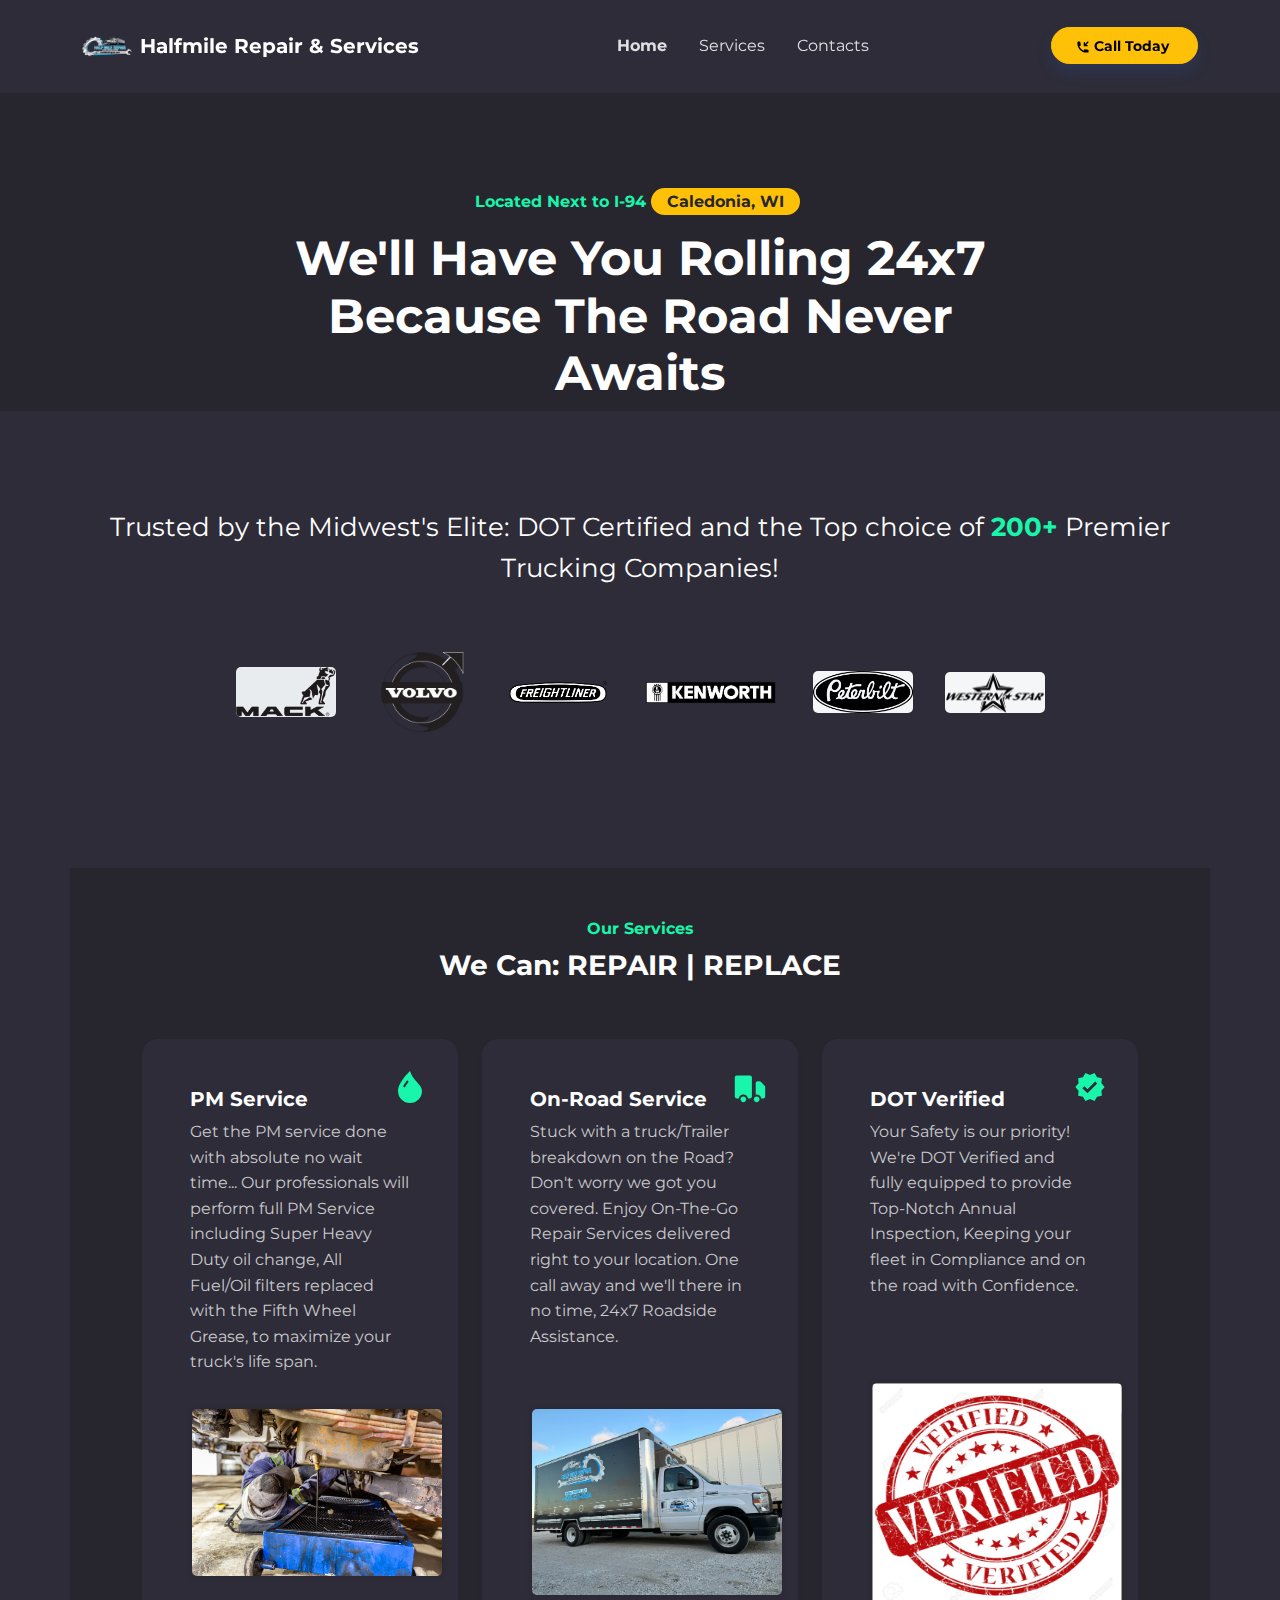
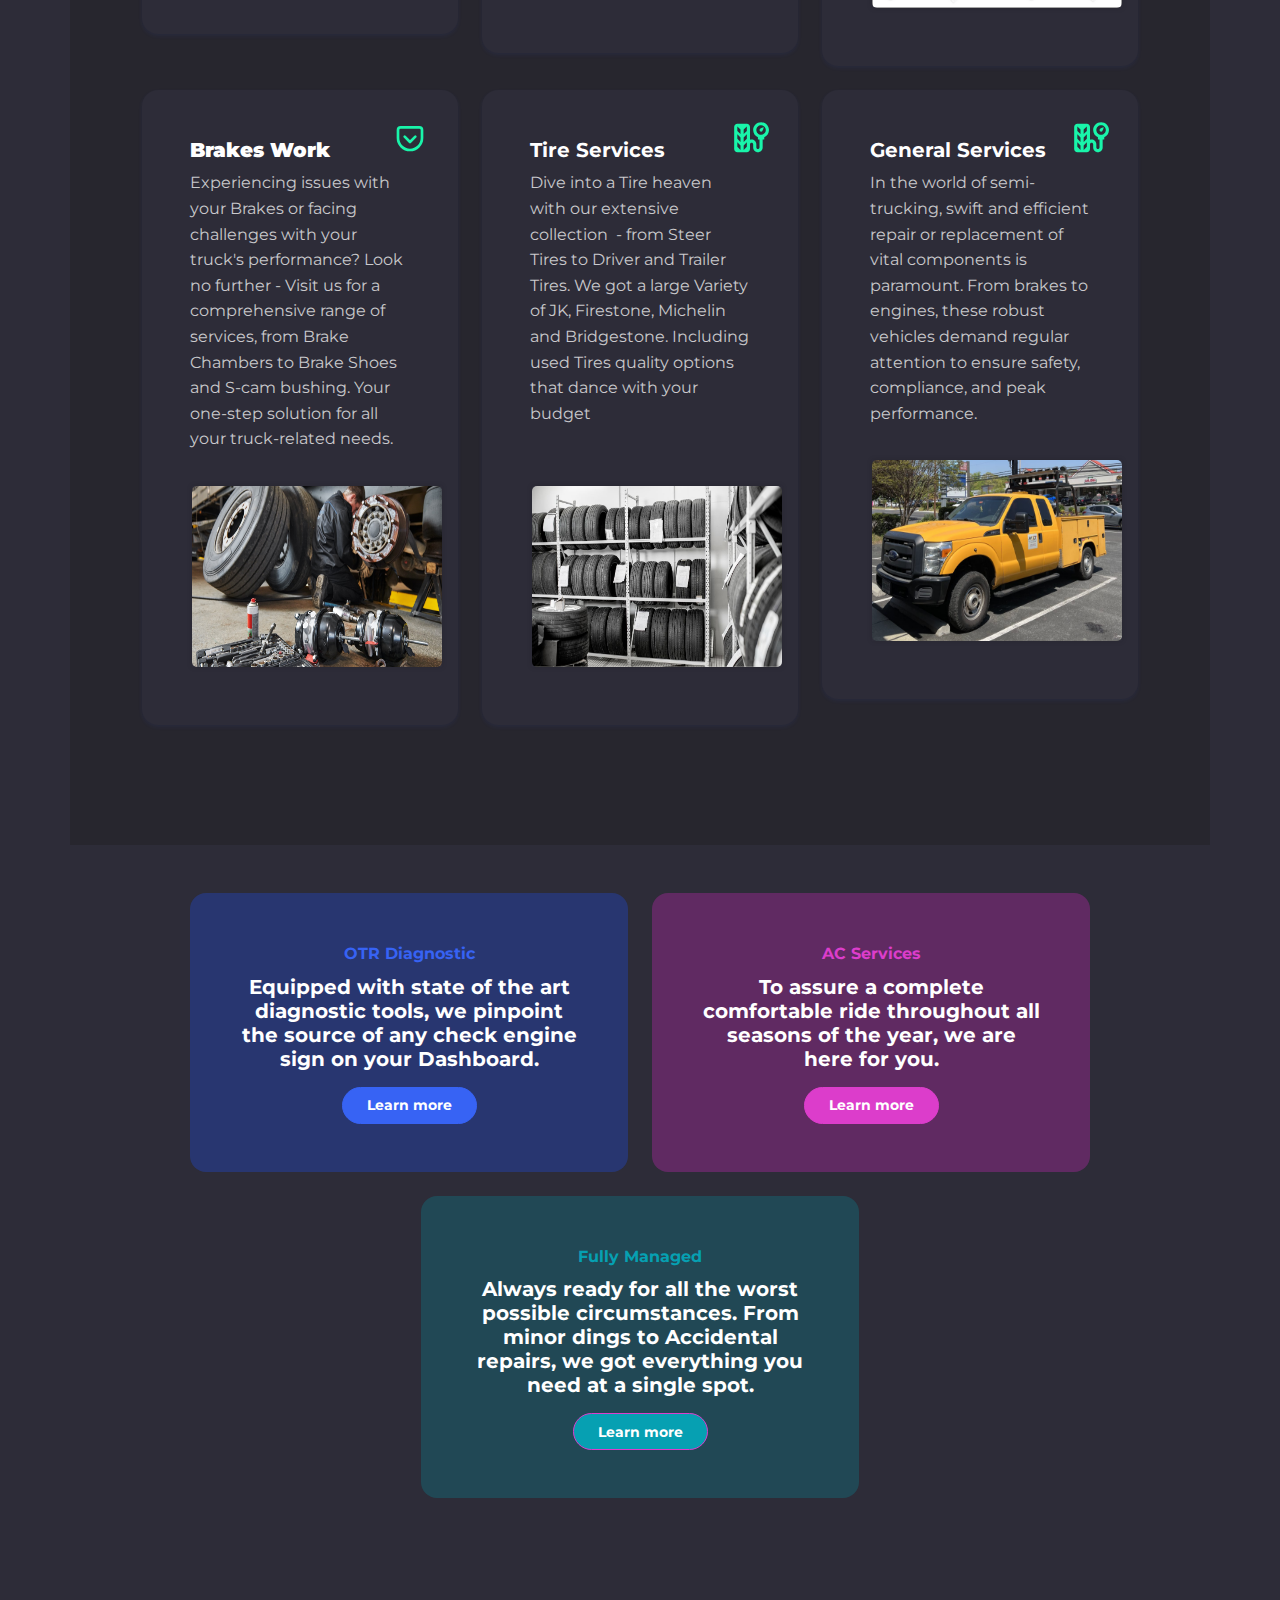
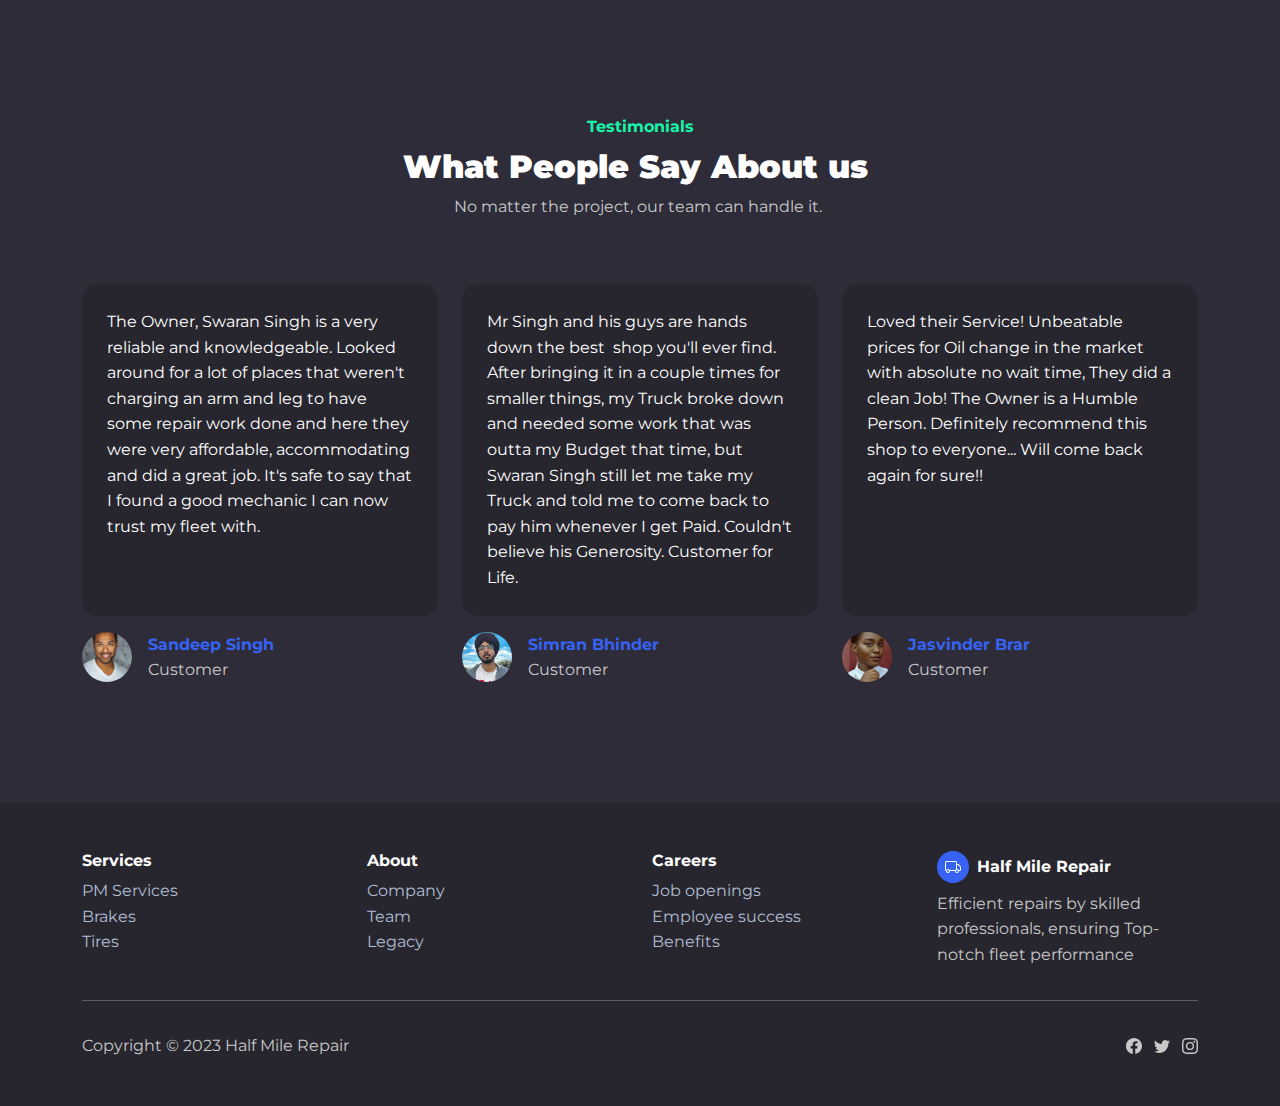
<file: index.html>
<!DOCTYPE html>
<html data-bs-theme="light" lang="en">

<head>
    <meta charset="utf-8">
    <meta name="viewport" content="width=device-width, initial-scale=1.0, shrink-to-fit=no">
    <title>Home - Half Mile Repair</title>
    <link rel="canonical" href="https://halfmilerepair.com/">
    <meta property="og:url" content="https://halfmilerepair.com/">
    <meta name="description" content="Welcome to Half Mile Repair &amp; Service, your premier destination for semi-truck and trailer repairs. Our 24/7 service ensures swift and reliable solutions, minimizing your downtime. Our technicians bring unmatched expertise to handle diagnostics, transmission, brakes, and more. Benefit from our state-of-the-art facility and emergency roadside assistance. Transparent communication, fair pricing, and a commitment to excellence make us your trusted partner. Whether you're an owner-operator or managing a fleet, Halfmile Repair Service is dedicated to keeping your vehicles in peak condition. Experience the difference – contact us today!">
    <script type="application/ld+json">
        {
            "@context": "http://schema.org",
            "@type": "WebSite",
            "name": "Halfmile Repair Service",
            "url": "https://halfmilerepair.com/"
        }
    </script>
    <link rel="icon" type="image/png" sizes="1028x1028" href="assets/img/16.png">
    <link rel="icon" type="image/png" sizes="1028x1028" href="assets/img/16.png" media="(prefers-color-scheme: dark)">
    <link rel="icon" type="image/png" sizes="1028x1028" href="assets/img/16.png">
    <link rel="icon" type="image/png" sizes="1028x1028" href="assets/img/16.png" media="(prefers-color-scheme: dark)">
    <link rel="icon" type="image/png" sizes="1028x1028" href="assets/img/16.png">
    <link rel="icon" type="image/png" sizes="1028x1028" href="assets/img/16.png">
    <link rel="icon" type="image/png" sizes="1028x1028" href="assets/img/16.png">
    <link rel="stylesheet" href="assets/bootstrap/css/bootstrap.min.css">
    <link rel="stylesheet" href="https://fonts.googleapis.com/css?family=Inter:300italic,400italic,600italic,700italic,800italic,400,300,600,700,800&amp;display=swap">
    <link rel="stylesheet" href="https://fonts.googleapis.com/css?family=ABeeZee&amp;display=swap">
    <link rel="stylesheet" href="https://fonts.googleapis.com/css?family=Cormorant+SC&amp;display=swap">
    <link rel="stylesheet" href="https://fonts.googleapis.com/css?family=Montserrat&amp;display=swap">
    <link rel="stylesheet" href="assets/css/swiper-icons.css">
    <link rel="stylesheet" href="assets/css/bs-theme-overrides.css">
    <link rel="stylesheet" href="assets/css/Contact-Form-v2-Modal--Full-with-Google-Map.css">
    <link rel="stylesheet" href="https://cdnjs.cloudflare.com/ajax/libs/OwlCarousel2/2.3.4/assets/owl.carousel.min.css">
    <link rel="stylesheet" href="https://cdnjs.cloudflare.com/ajax/libs/OwlCarousel2/2.3.4/assets/owl.theme.default.min.css">
    <link rel="stylesheet" href="assets/css/News-Cards.css">
    <link rel="stylesheet" href="assets/css/Style.css">
</head>

<body>
    <nav class="navbar navbar-expand-md sticky-top py-3 navbar-dark" id="mainNav">
        <div class="container"><a class="navbar-brand d-flex align-items-center" href="/"><span class="d-flex justify-content-center align-items-center"><img class="me-2" src="assets/img/16.png" width="50" height=""></span><span>Halfmile Repair &amp; Services</span></a><button data-bs-toggle="collapse" class="navbar-toggler" data-bs-target="#navcol-1"><span class="visually-hidden">Toggle navigation</span><span class="navbar-toggler-icon"></span></button>
            <div class="collapse navbar-collapse" id="navcol-1">
                <ul class="navbar-nav mx-auto">
                    <li class="nav-item"><a class="nav-link active" href="index.html">Home</a></li>
                    <li class="nav-item"><a class="nav-link" href="services.html">Services</a></li>
                    <li class="nav-item"><a class="nav-link" href="contacts.html">Contacts</a></li>
                </ul><button class="btn btn-warning btn-sm shadow" type="button"><svg xmlns="http://www.w3.org/2000/svg" width="1em" height="1em" viewBox="0 0 20 20" fill="none">
                        <path d="M14.4142 7L17.7071 3.70711C18.0976 3.31658 18.0976 2.68342 17.7071 2.29289C17.3166 1.90237 16.6834 1.90237 16.2929 2.29289L13 5.58579V4C13 3.44772 12.5523 3 12 3C11.4477 3 11 3.44772 11 4V7.99931C11 8.00031 11 8.002 11 8.003C11.0004 8.1375 11.0273 8.26575 11.0759 8.38278C11.1236 8.49805 11.1937 8.6062 11.2864 8.70055C11.2907 8.70494 11.2951 8.70929 11.2995 8.7136C11.3938 8.80626 11.502 8.87643 11.6172 8.92412C11.7351 8.97301 11.8644 9 12 9H16C16.5523 9 17 8.55228 17 8C17 7.44772 16.5523 7 16 7H14.4142Z" fill="currentColor"></path>
                        <path d="M2 3C2 2.44772 2.44772 2 3 2H5.15287C5.64171 2 6.0589 2.35341 6.13927 2.8356L6.87858 7.27147C6.95075 7.70451 6.73206 8.13397 6.3394 8.3303L4.79126 9.10437C5.90756 11.8783 8.12168 14.0924 10.8956 15.2087L11.6697 13.6606C11.866 13.2679 12.2955 13.0492 12.7285 13.1214L17.1644 13.8607C17.6466 13.9411 18 14.3583 18 14.8471V17C18 17.5523 17.5523 18 17 18H15C7.8203 18 2 12.1797 2 5V3Z" fill="currentColor"></path>
                    </svg>&nbsp;Call Today&nbsp;</button>
            </div>
        </div>
    </nav>
    <header class="bg-dark">
        <div class="container pt-4 pt-xl-5">
            <div class="row pt-5">
                <div class="col-md-10 col-xl-8 text-center text-md-start mx-auto">
                    <div class="text-center">
                        <p class="fw-bold text-success mb-3">Located Next to I-94&nbsp;<span class="bg-warning text-dark rounded px-3 py-1">Caledonia, WI</span>&nbsp;</p>
                        <h1 class="display-5 fw-bolder float-none" id="title-1">We'll Have You Rolling 24x7 Because The Road Never Awaits</h1>
                    </div>
                </div>
            </div>
        </div>
        <div id="myCarousel" class="owl-carousel owl-theme p-5"></div>
    </header>
    <section class="m-5">
        <div class="container text-center py-5">
            <p class="mb-4" style="font-size: 1.6rem;">Trusted by the Midwest's Elite: DOT Certified and the Top choice of&nbsp;<span class="text-success"><strong>200+</strong></span>&nbsp;Premier Trucking Companies!</p><a href="#"> <img class="bg-body-secondary m-3" src="assets/img/brands/pngwing.com.png" width="100px"></a><a href="#"> <img class="m-3" src="assets/img/brands/pngwing.com%20(5).png" width="100px"></a><a href="#"> <img class="m-3" src="assets/img/brands/pngwing.com%20(1).png" width="100"></a><a href="#"> <img class="m-3" src="assets/img/brands/pngwing.com%20(2).png" width="133" height="127"></a><a href="#"> <img class="bg-body-tertiary m-3" src="assets/img/brands/pngwing.com%20(3).png" width="100px"><img class="bg-body-tertiary m-3" src="assets/img/brands/pngwing.com%20(4).png" width="100px"></a>
        </div>
    </section>
    <section>
        <div class="container bg-dark py-5">
            <div class="row">
                <div class="col-md-8 col-xl-6 text-center mx-auto">
                    <p class="fw-bold text-success mb-2">Our Services</p>
                    <h3 class="fw-bold">We Can: REPAIR | REPLACE</h3>
                </div>
            </div>
            <div class="py-5 p-lg-5">
                <div class="row row-cols-1 row-cols-md-3 mx-auto">
                    <div class="col mb-4">
                        <div class="card shadow-sm">
                            <div class="card-body px-4 py-5 px-md-5">
                                <div class="bs-icon-lg d-flex justify-content-center align-items-center mb-3 bs-icon" style="top: 1rem;right: 1rem;position: absolute;"><svg xmlns="http://www.w3.org/2000/svg" width="1em" height="1em" fill="currentColor" viewBox="0 0 16 16" class="bi bi-droplet-fill text-success">
                                        <path d="M8 16a6 6 0 0 0 6-6c0-1.655-1.122-2.904-2.432-4.362C10.254 4.176 8.75 2.503 8 0c0 0-6 5.686-6 10a6 6 0 0 0 6 6ZM6.646 4.646l.708.708c-.29.29-1.128 1.311-1.907 2.87l-.894-.448c.82-1.641 1.717-2.753 2.093-3.13Z"></path>
                                    </svg></div>
                                <h5 class="fw-bold card-title">PM Service</h5>
                                <p class="text-muted card-text mb-4">Get the PM service done with absolute no wait time... Our professionals will perform full PM Service including Super Heavy Duty oil change, All&nbsp; Fuel/Oil filters replaced with the Fifth Wheel Grease, to maximize your truck's life span.</p>
                                <figure class="figure snip1527">
                                    <div class="image"><img src="assets/img/brands/PMService.jpg"></div>
                                </figure>
                            </div>
                        </div>
                    </div>
                    <div class="col mb-4">
                        <div class="card shadow-sm">
                            <div class="card-body px-4 py-5 px-md-5">
                                <div class="bs-icon-lg d-flex justify-content-center align-items-center mb-3 bs-icon" style="top: 1rem;right: 1rem;position: absolute;"><svg xmlns="http://www.w3.org/2000/svg" width="1em" height="1em" viewBox="0 0 20 20" fill="none" class="text-success" style="font-size: 38px;">
                                        <path d="M8 16.5C8 17.3284 7.32843 18 6.5 18C5.67157 18 5 17.3284 5 16.5C5 15.6716 5.67157 15 6.5 15C7.32843 15 8 15.6716 8 16.5Z" fill="currentColor"></path>
                                        <path d="M15 16.5C15 17.3284 14.3284 18 13.5 18C12.6716 18 12 17.3284 12 16.5C12 15.6716 12.6716 15 13.5 15C14.3284 15 15 15.6716 15 16.5Z" fill="currentColor"></path>
                                        <path d="M3 4C2.44772 4 2 4.44772 2 5V15C2 15.5523 2.44772 16 3 16H4.05001C4.28164 14.8589 5.29052 14 6.5 14C7.70948 14 8.71836 14.8589 8.94999 16H10C10.5523 16 11 15.5523 11 15V5C11 4.44772 10.5523 4 10 4H3Z" fill="currentColor"></path>
                                        <path d="M14 7C13.4477 7 13 7.44772 13 8V14.05C13.1616 14.0172 13.3288 14 13.5 14C14.7095 14 15.7184 14.8589 15.95 16H17C17.5523 16 18 15.5523 18 15V10C18 9.73478 17.8946 9.48043 17.7071 9.29289L15.7071 7.29289C15.5196 7.10536 15.2652 7 15 7H14Z" fill="currentColor"></path>
                                    </svg></div>
                                <h5 class="fw-bold card-title">On-Road Service</h5>
                                <p class="text-muted card-text mb-4">Stuck with a truck/Trailer breakdown on the Road? Don't worry we got you covered. Enjoy On-The-Go Repair Services delivered right to your location. One call away and we'll there in no time, 24x7 Roadside Assistance.&nbsp; &nbsp; &nbsp; &nbsp; &nbsp; &nbsp; &nbsp; &nbsp; &nbsp; &nbsp; &nbsp; &nbsp; &nbsp; &nbsp; &nbsp; &nbsp; &nbsp; &nbsp; &nbsp; &nbsp; &nbsp; &nbsp; &nbsp; &nbsp;</p>
                                <figure class="figure snip1527">
                                    <div class="image"><img src="assets/img/brands/Screenshot%202023-12-18%20at%204.05.02 PM.jpg"></div>
                                </figure>
                            </div>
                        </div>
                    </div>
                    <div class="col mb-4">
                        <div class="card shadow-sm">
                            <div class="card-body px-4 py-5 px-md-5">
                                <div class="bs-icon-lg d-flex justify-content-center align-items-center mb-3 bs-icon" style="top: 1rem;right: 1rem;position: absolute;"><svg xmlns="http://www.w3.org/2000/svg" enable-background="new 0 0 24 24" height="1em" viewBox="0 0 24 24" width="1em" fill="currentColor" class="text-success">
                                        <g>
                                            <rect fill="none" height="24" width="24"></rect>
                                        </g>
                                        <g>
                                            <path d="M23,12l-2.44-2.79l0.34-3.69l-3.61-0.82L15.4,1.5L12,2.96L8.6,1.5L6.71,4.69L3.1,5.5L3.44,9.2L1,12l2.44,2.79l-0.34,3.7 l3.61,0.82L8.6,22.5l3.4-1.47l3.4,1.46l1.89-3.19l3.61-0.82l-0.34-3.69L23,12z M10.09,16.72l-3.8-3.81l1.48-1.48l2.32,2.33 l5.85-5.87l1.48,1.48L10.09,16.72z"></path>
                                        </g>
                                    </svg></div>
                                <h5 class="fw-bold card-title">DOT Verified</h5>
                                <p class="text-muted card-text mb-4">Your Safety is our priority! We're DOT Verified and fully equipped to provide Top-Notch Annual Inspection, Keeping your fleet in Compliance and on the road with Confidence.&nbsp; &nbsp; &nbsp; &nbsp; &nbsp; &nbsp; &nbsp; &nbsp; &nbsp; &nbsp; &nbsp; &nbsp; &nbsp; &nbsp; &nbsp; &nbsp; &nbsp; &nbsp; &nbsp; &nbsp; &nbsp; &nbsp; &nbsp; &nbsp; &nbsp; &nbsp; &nbsp; &nbsp; &nbsp; &nbsp; &nbsp; &nbsp; &nbsp; &nbsp; &nbsp; &nbsp; &nbsp; &nbsp; &nbsp; &nbsp; &nbsp; &nbsp; &nbsp; &nbsp; &nbsp; &nbsp; &nbsp; &nbsp; &nbsp; &nbsp; &nbsp; &nbsp; &nbsp; &nbsp; &nbsp; &nbsp;&nbsp;</p>
                                <figure class="figure snip1527">
                                    <div class="image"><img src="assets/img/brands/Screenshot%202023-10-18%20at%209.30.42%20AM.png" width="308" height="225"></div>
                                </figure>
                            </div>
                        </div>
                    </div>
                    <div class="col mb-4">
                        <div class="card shadow-sm">
                            <div class="card-body px-4 py-5 px-md-5">
                                <div class="bs-icon-lg d-flex justify-content-center align-items-center mb-3 bs-icon" style="top: 1rem;right: 1rem;position: absolute;"><svg xmlns="http://www.w3.org/2000/svg" width="1em" height="1em" viewBox="0 0 24 24" stroke-width="2" stroke="currentColor" fill="none" stroke-linecap="round" stroke-linejoin="round" class="icon icon-tabler icon-tabler-brand-pocket text-success">
                                        <path stroke="none" d="M0 0h24v24H0z" fill="none"></path>
                                        <path d="M5 4h14a2 2 0 0 1 2 2v6a9 9 0 0 1 -18 0v-6a2 2 0 0 1 2 -2"></path>
                                        <polyline points="8 11 12 15 16 11"></polyline>
                                    </svg></div>
                                <h5 class="fw-bold card-title"><strong>Brakes Work</strong></h5>
                                <p class="text-muted card-text mb-4">Experiencing issues with your Brakes or facing challenges with your truck's performance? Look no further - Visit us for a comprehensive range of services, from Brake Chambers to Brake Shoes and S-cam bushing. Your one-step solution for all your truck-related needs.</p>
                                <figure class="figure snip1527">
                                    <div class="image"><img src="assets/img/brands/BrakeService.jpeg" width="280" height="181"></div>
                                </figure>
                            </div>
                        </div>
                    </div>
                    <div class="col mb-4">
                        <div class="card shadow-sm">
                            <div class="card-body px-4 py-5 px-md-5">
                                <div class="bs-icon-lg d-flex justify-content-center align-items-center mb-3 bs-icon" style="top: 1rem;right: 1rem;position: absolute;"><svg xmlns="http://www.w3.org/2000/svg" enable-background="new 0 0 24 24" height="1em" viewBox="0 0 24 24" width="1em" fill="currentColor" class="text-success" style="font-size: 38px;">
                                        <g>
                                            <rect fill="none" height="24" width="24"></rect>
                                        </g>
                                        <g>
                                            <g>
                                                <path d="M18,7c0,0.55,0.45,1,1,1c0.28,0,0.53-0.11,0.71-0.29c0.4-0.4,1.04-2.46,1.04-2.46s-2.06,0.64-2.46,1.04 C18.11,6.47,18,6.72,18,7z"></path>
                                                <path d="M19,2c-2.76,0-5,2.24-5,5c0,2.05,1.23,3.81,3,4.58V13h1v5c0,0.55-0.45,1-1,1s-1-0.45-1-1v-2c0-1.65-1.35-3-3-3 c-0.35,0-0.69,0.06-1,0.17V5c0-1.1-0.9-2-2-2H4C2.9,3,2,3.9,2,5v14c0,1.1,0.9,2,2,2h6c1.1,0,2-0.9,2-2v-3c0-0.55,0.45-1,1-1 s1,0.45,1,1v2c0,1.65,1.35,3,3,3s3-1.35,3-3v-5h1v-1.42c1.77-0.77,3-2.53,3-4.58C24,4.24,21.76,2,19,2z M6,19.5l-2-2v-2.83l2,2 V19.5z M6,14.5l-2-2V9.67l2,2V14.5z M6,9.5l-2-2V4.67l2,2V9.5z M10,17.5l-2,2v-2.83l2-2V17.5z M10,12.5l-2,2v-2.83l2-2V12.5z M10,7.5l-2,2V6.67l2-2V7.5z M19,10c-1.66,0-3-1.34-3-3s1.34-3,3-3s3,1.34,3,3S20.66,10,19,10z"></path>
                                            </g>
                                        </g>
                                    </svg></div>
                                <h5 class="fw-bold card-title">Tire Services</h5>
                                <p class="text-muted card-text mb-4"><span style="color: var(--bs-secondary-color);">Dive into a Tire heaven with our extensive collection&nbsp; - from Steer Tires to Driver and Trailer Tires. We got a large Variety of JK, Firestone, Michelin and Bridgestone. Including used Tires&nbsp;</span>quality options that dance with your budget&nbsp; &nbsp; &nbsp; &nbsp; &nbsp; &nbsp; &nbsp; &nbsp; &nbsp; &nbsp; &nbsp; &nbsp; &nbsp; &nbsp; &nbsp; &nbsp; &nbsp; &nbsp; &nbsp; &nbsp; &nbsp; &nbsp; &nbsp; &nbsp; &nbsp; &nbsp; &nbsp; &nbsp; &nbsp; &nbsp;&nbsp;&nbsp; &nbsp; &nbsp; &nbsp; &nbsp; &nbsp; &nbsp; &nbsp; &nbsp; &nbsp; &nbsp; &nbsp; &nbsp; &nbsp;&nbsp;</p>
                                <figure class="figure snip1527">
                                    <div class="image"><img src="assets/img/brands/Screenshot%202023-12-18%20at%203.49.50 PM.jpg" width="280" height="181"></div>
                                </figure>
                            </div>
                        </div>
                    </div>
                    <div class="col mb-4">
                        <div class="card shadow-sm">
                            <div class="card-body px-4 py-5 px-md-5">
                                <div class="bs-icon-lg d-flex justify-content-center align-items-center mb-3 bs-icon" style="top: 1rem;right: 1rem;position: absolute;"><svg xmlns="http://www.w3.org/2000/svg" enable-background="new 0 0 24 24" height="1em" viewBox="0 0 24 24" width="1em" fill="currentColor" class="text-success" style="font-size: 38px;">
                                        <g>
                                            <rect fill="none" height="24" width="24"></rect>
                                        </g>
                                        <g>
                                            <g>
                                                <path d="M18,7c0,0.55,0.45,1,1,1c0.28,0,0.53-0.11,0.71-0.29c0.4-0.4,1.04-2.46,1.04-2.46s-2.06,0.64-2.46,1.04 C18.11,6.47,18,6.72,18,7z"></path>
                                                <path d="M19,2c-2.76,0-5,2.24-5,5c0,2.05,1.23,3.81,3,4.58V13h1v5c0,0.55-0.45,1-1,1s-1-0.45-1-1v-2c0-1.65-1.35-3-3-3 c-0.35,0-0.69,0.06-1,0.17V5c0-1.1-0.9-2-2-2H4C2.9,3,2,3.9,2,5v14c0,1.1,0.9,2,2,2h6c1.1,0,2-0.9,2-2v-3c0-0.55,0.45-1,1-1 s1,0.45,1,1v2c0,1.65,1.35,3,3,3s3-1.35,3-3v-5h1v-1.42c1.77-0.77,3-2.53,3-4.58C24,4.24,21.76,2,19,2z M6,19.5l-2-2v-2.83l2,2 V19.5z M6,14.5l-2-2V9.67l2,2V14.5z M6,9.5l-2-2V4.67l2,2V9.5z M10,17.5l-2,2v-2.83l2-2V17.5z M10,12.5l-2,2v-2.83l2-2V12.5z M10,7.5l-2,2V6.67l2-2V7.5z M19,10c-1.66,0-3-1.34-3-3s1.34-3,3-3s3,1.34,3,3S20.66,10,19,10z"></path>
                                            </g>
                                        </g>
                                    </svg></div>
                                <h5 class="fw-bold card-title">General Services</h5>
                                <p class="text-muted card-text mb-4">In the world of semi-trucking, swift and efficient repair or replacement of vital components is paramount. From brakes to engines, these robust vehicles demand regular attention to ensure safety, compliance, and peak performance.</p>
                                <figure class="figure snip1527">
                                    <div class="image"><img src="assets/img/brands/Screenshot%202023-10-19%20at%208.46.56%20PM.png" width="280" height="181"></div>
                                </figure>
                            </div>
                        </div>
                    </div>
                </div>
            </div>
        </div>
    </section>
    <section>
        <div class="container py-5">
            <div class="mx-auto" style="max-width: 900px;">
                <div class="row row-cols-1 row-cols-md-2 d-flex justify-content-center">
                    <div class="col mb-4">
                        <div class="card bg-primary-light">
                            <div class="card-body fw-light text-center px-4 py-5 px-md-5">
                                <p class="fw-bold text-primary card-text mb-2">OTR Diagnostic</p>
                                <h5 class="fw-bold card-title mb-3">Equipped with state of the art diagnostic tools, we pinpoint the source of any check engine sign on your Dashboard.</h5><button class="btn btn-primary btn-sm" type="button">Learn more</button>
                            </div>
                        </div>
                    </div>
                    <div class="col mb-4">
                        <div class="card bg-secondary-light">
                            <div class="card-body text-center px-4 py-5 px-md-5">
                                <p class="fw-bold text-secondary card-text mb-2">AC Services</p>
                                <h5 class="fw-bold card-title mb-3">To assure a complete comfortable ride throughout all seasons of the year, we are here for you.</h5><button class="btn btn-secondary btn-sm" type="button">Learn more</button>
                            </div>
                        </div>
                    </div>
                    <div class="col mb-4">
                        <div class="card bg-info-light">
                            <div class="card-body text-center px-4 py-5 px-md-5">
                                <p class="fw-bold text-info card-text mb-2">Fully Managed</p>
                                <h5 class="fw-bold card-title mb-3">Always ready for all the worst possible circumstances. From minor dings to Accidental repairs, we got everything you need at a single spot.</h5><button class="btn btn-secondary btn-sm text-bg-info" type="button">Learn more</button>
                            </div>
                        </div>
                    </div>
                </div>
            </div>
        </div>
    </section>
    <section class="py-5 mt-5">
        <div class="container py-5">
            <div class="row mb-5">
                <div class="col-md-8 col-xl-6 text-center mx-auto">
                    <p class="fw-bold text-success mb-2">Testimonials</p>
                    <h2 class="fw-bold"><strong>What People Say About us&nbsp;</strong></h2>
                    <p class="text-muted">No matter the project, our team can handle it.&nbsp;</p>
                </div>
            </div>
            <div class="row row-cols-1 row-cols-sm-2 row-cols-lg-3 d-sm-flex justify-content-sm-center">
                <div class="col mb-4">
                    <div class="d-flex flex-column align-items-center align-items-sm-start">
                        <p class="bg-dark border rounded border-dark p-4">The Owner, Swaran Singh is a very reliable and knowledgeable. Looked around for a lot of places that weren't charging an arm and leg to have some repair work done and here they were very affordable, accommodating and did a great job. It's safe to say that I found a good mechanic I can now trust my fleet with.&nbsp; &nbsp; &nbsp; &nbsp; &nbsp; &nbsp; &nbsp; &nbsp; &nbsp; &nbsp; &nbsp; &nbsp; &nbsp; &nbsp; &nbsp; &nbsp; &nbsp; &nbsp; &nbsp; &nbsp; &nbsp; &nbsp; &nbsp; &nbsp; &nbsp; &nbsp; &nbsp; &nbsp; &nbsp; &nbsp; &nbsp; &nbsp; &nbsp; &nbsp; &nbsp; &nbsp; &nbsp; &nbsp; &nbsp; &nbsp; &nbsp; &nbsp; &nbsp; &nbsp; &nbsp; &nbsp; &nbsp; &nbsp; &nbsp; &nbsp; &nbsp; &nbsp; &nbsp; &nbsp; &nbsp; &nbsp; &nbsp; &nbsp;</p>
                        <div class="d-flex"><img class="rounded-circle flex-shrink-0 me-3 fit-cover" width="50" height="50" src="assets/img/team/avatar4.jpg">
                            <div>
                                <p class="fw-bold text-primary mb-0">Sandeep Singh</p>
                                <p class="text-muted mb-0">Customer</p>
                            </div>
                        </div>
                    </div>
                </div>
                <div class="col mb-4">
                    <div class="d-flex flex-column align-items-center align-items-sm-start">
                        <p class="bg-dark border rounded border-dark p-4">Mr Singh and his guys are hands down the best&nbsp; shop you'll ever find. After bringing it in a couple times for smaller things, my Truck broke down and needed some work that was outta my Budget that time, but Swaran Singh still let me take my Truck and told me to come back to pay him whenever I get Paid. Couldn't believe his Generosity. Customer for Life.</p>
                        <div class="d-flex"><img class="rounded-circle flex-shrink-0 me-3 fit-cover" width="50" height="50" src="assets/img/team/IMG_6B9AB15553B1-1.jpeg">
                            <div>
                                <p class="fw-bold text-primary mb-0">Simran Bhinder</p>
                                <p class="text-muted mb-0">Customer</p>
                            </div>
                        </div>
                    </div>
                </div>
                <div class="col mb-4">
                    <div class="d-flex flex-column align-items-center align-items-sm-start">
                        <p class="bg-dark border rounded border-dark p-4">Loved their Service! Unbeatable prices for Oil change in the market with absolute no wait time, They did a clean Job! The Owner is a Humble Person. Definitely recommend this shop to everyone... Will come back again for sure!!&nbsp; &nbsp; &nbsp; &nbsp; &nbsp; &nbsp; &nbsp; &nbsp; &nbsp; &nbsp; &nbsp; &nbsp; &nbsp; &nbsp; &nbsp; &nbsp; &nbsp; &nbsp; &nbsp; &nbsp; &nbsp; &nbsp; &nbsp; &nbsp; &nbsp; &nbsp; &nbsp; &nbsp; &nbsp; &nbsp; &nbsp; &nbsp; &nbsp; &nbsp; &nbsp; &nbsp; &nbsp; &nbsp; &nbsp; &nbsp; &nbsp; &nbsp; &nbsp; &nbsp; &nbsp; &nbsp; &nbsp; &nbsp; &nbsp; &nbsp; &nbsp; &nbsp; &nbsp; &nbsp; &nbsp; &nbsp; &nbsp; &nbsp; &nbsp; &nbsp; &nbsp; &nbsp; &nbsp; &nbsp; &nbsp; &nbsp; &nbsp; &nbsp; &nbsp; &nbsp; &nbsp; &nbsp; &nbsp; &nbsp; &nbsp; &nbsp; &nbsp; &nbsp; &nbsp; &nbsp; &nbsp; &nbsp; &nbsp; &nbsp; &nbsp; &nbsp; &nbsp; &nbsp; &nbsp;&nbsp; &nbsp; &nbsp; &nbsp; &nbsp; &nbsp; &nbsp; &nbsp; &nbsp; &nbsp; &nbsp; &nbsp; &nbsp; &nbsp; &nbsp; &nbsp; &nbsp; &nbsp; &nbsp; &nbsp; &nbsp; &nbsp; &nbsp; &nbsp; &nbsp; &nbsp; &nbsp; &nbsp; &nbsp; &nbsp; &nbsp; &nbsp; &nbsp; &nbsp; &nbsp; &nbsp; &nbsp; &nbsp; &nbsp; &nbsp;&nbsp; &nbsp; &nbsp; &nbsp; &nbsp; &nbsp; &nbsp; &nbsp; &nbsp; &nbsp; &nbsp; &nbsp; &nbsp; &nbsp;&nbsp;</p>
                        <div class="d-flex"><img class="rounded-circle flex-shrink-0 me-3 fit-cover" width="50" height="50" src="assets/img/team/avatar5.jpg">
                            <div>
                                <p class="fw-bold text-primary mb-0">Jasvinder Brar</p>
                                <p class="text-muted mb-0">Customer</p>
                            </div>
                        </div>
                    </div>
                </div>
            </div>
        </div>
    </section>
    <footer class="bg-dark">
        <div class="container py-4 py-lg-5">
            <div class="row justify-content-center">
                <div class="col-sm-4 col-md-3 text-center text-lg-start d-flex flex-column">
                    <h3 class="fs-6 fw-bold">Services</h3>
                    <ul class="list-unstyled">
                        <li><a href="#">PM Services</a></li>
                        <li><a href="#">Brakes</a></li>
                        <li><a href="#">Tires</a></li>
                    </ul>
                </div>
                <div class="col-sm-4 col-md-3 text-center text-lg-start d-flex flex-column">
                    <h3 class="fs-6 fw-bold">About</h3>
                    <ul class="list-unstyled">
                        <li><a href="#">Company</a></li>
                        <li><a href="#">Team</a></li>
                        <li><a href="#">Legacy</a></li>
                    </ul>
                </div>
                <div class="col-sm-4 col-md-3 text-center text-lg-start d-flex flex-column">
                    <h3 class="fs-6 fw-bold">Careers</h3>
                    <ul class="list-unstyled">
                        <li><a href="#">Job openings</a></li>
                        <li><a href="#">Employee success</a></li>
                        <li><a href="#">Benefits</a></li>
                    </ul>
                </div>
                <div class="col-lg-3 text-center text-lg-start d-flex flex-column align-items-center order-first align-items-lg-start order-lg-last">
                    <div class="fw-bold d-flex align-items-center mb-2"><span class="bs-icon-sm bs-icon-circle bs-icon-primary d-flex justify-content-center align-items-center bs-icon me-2"><svg xmlns="http://www.w3.org/2000/svg" width="1em" height="1em" fill="currentColor" viewBox="0 0 16 16" class="bi bi-truck">
                                <path d="M0 3.5A1.5 1.5 0 0 1 1.5 2h9A1.5 1.5 0 0 1 12 3.5V5h1.02a1.5 1.5 0 0 1 1.17.563l1.481 1.85a1.5 1.5 0 0 1 .329.938V10.5a1.5 1.5 0 0 1-1.5 1.5H14a2 2 0 1 1-4 0H5a2 2 0 1 1-3.998-.085A1.5 1.5 0 0 1 0 10.5v-7zm1.294 7.456A1.999 1.999 0 0 1 4.732 11h5.536a2.01 2.01 0 0 1 .732-.732V3.5a.5.5 0 0 0-.5-.5h-9a.5.5 0 0 0-.5.5v7a.5.5 0 0 0 .294.456zM12 10a2 2 0 0 1 1.732 1h.768a.5.5 0 0 0 .5-.5V8.35a.5.5 0 0 0-.11-.312l-1.48-1.85A.5.5 0 0 0 13.02 6H12v4zm-9 1a1 1 0 1 0 0 2 1 1 0 0 0 0-2zm9 0a1 1 0 1 0 0 2 1 1 0 0 0 0-2z"></path>
                            </svg></span><span>Half Mile Repair</span></div>
                    <p class="text-muted">Efficient repairs by skilled professionals, ensuring Top-notch fleet performance</p>
                </div>
            </div>
            <hr>
            <div class="text-muted d-flex justify-content-between align-items-center pt-3">
                <p class="mb-0">Copyright © 2023 Half Mile Repair</p>
                <ul class="list-inline mb-0">
                    <li class="list-inline-item"><svg xmlns="http://www.w3.org/2000/svg" width="1em" height="1em" fill="currentColor" viewBox="0 0 16 16" class="bi bi-facebook">
                            <path d="M16 8.049c0-4.446-3.582-8.05-8-8.05C3.58 0-.002 3.603-.002 8.05c0 4.017 2.926 7.347 6.75 7.951v-5.625h-2.03V8.05H6.75V6.275c0-2.017 1.195-3.131 3.022-3.131.876 0 1.791.157 1.791.157v1.98h-1.009c-.993 0-1.303.621-1.303 1.258v1.51h2.218l-.354 2.326H9.25V16c3.824-.604 6.75-3.934 6.75-7.951z"></path>
                        </svg></li>
                    <li class="list-inline-item"><svg xmlns="http://www.w3.org/2000/svg" width="1em" height="1em" fill="currentColor" viewBox="0 0 16 16" class="bi bi-twitter">
                            <path d="M5.026 15c6.038 0 9.341-5.003 9.341-9.334 0-.14 0-.282-.006-.422A6.685 6.685 0 0 0 16 3.542a6.658 6.658 0 0 1-1.889.518 3.301 3.301 0 0 0 1.447-1.817 6.533 6.533 0 0 1-2.087.793A3.286 3.286 0 0 0 7.875 6.03a9.325 9.325 0 0 1-6.767-3.429 3.289 3.289 0 0 0 1.018 4.382A3.323 3.323 0 0 1 .64 6.575v.045a3.288 3.288 0 0 0 2.632 3.218 3.203 3.203 0 0 1-.865.115 3.23 3.23 0 0 1-.614-.057 3.283 3.283 0 0 0 3.067 2.277A6.588 6.588 0 0 1 .78 13.58a6.32 6.32 0 0 1-.78-.045A9.344 9.344 0 0 0 5.026 15z"></path>
                        </svg></li>
                    <li class="list-inline-item"><svg xmlns="http://www.w3.org/2000/svg" width="1em" height="1em" fill="currentColor" viewBox="0 0 16 16" class="bi bi-instagram">
                            <path d="M8 0C5.829 0 5.556.01 4.703.048 3.85.088 3.269.222 2.76.42a3.917 3.917 0 0 0-1.417.923A3.927 3.927 0 0 0 .42 2.76C.222 3.268.087 3.85.048 4.7.01 5.555 0 5.827 0 8.001c0 2.172.01 2.444.048 3.297.04.852.174 1.433.372 1.942.205.526.478.972.923 1.417.444.445.89.719 1.416.923.51.198 1.09.333 1.942.372C5.555 15.99 5.827 16 8 16s2.444-.01 3.298-.048c.851-.04 1.434-.174 1.943-.372a3.916 3.916 0 0 0 1.416-.923c.445-.445.718-.891.923-1.417.197-.509.332-1.09.372-1.942C15.99 10.445 16 10.173 16 8s-.01-2.445-.048-3.299c-.04-.851-.175-1.433-.372-1.941a3.926 3.926 0 0 0-.923-1.417A3.911 3.911 0 0 0 13.24.42c-.51-.198-1.092-.333-1.943-.372C10.443.01 10.172 0 7.998 0h.003zm-.717 1.442h.718c2.136 0 2.389.007 3.232.046.78.035 1.204.166 1.486.275.373.145.64.319.92.599.28.28.453.546.598.92.11.281.24.705.275 1.485.039.843.047 1.096.047 3.231s-.008 2.389-.047 3.232c-.035.78-.166 1.203-.275 1.485a2.47 2.47 0 0 1-.599.919c-.28.28-.546.453-.92.598-.28.11-.704.24-1.485.276-.843.038-1.096.047-3.232.047s-2.39-.009-3.233-.047c-.78-.036-1.203-.166-1.485-.276a2.478 2.478 0 0 1-.92-.598 2.48 2.48 0 0 1-.6-.92c-.109-.281-.24-.705-.275-1.485-.038-.843-.046-1.096-.046-3.233 0-2.136.008-2.388.046-3.231.036-.78.166-1.204.276-1.486.145-.373.319-.64.599-.92.28-.28.546-.453.92-.598.282-.11.705-.24 1.485-.276.738-.034 1.024-.044 2.515-.045v.002zm4.988 1.328a.96.96 0 1 0 0 1.92.96.96 0 0 0 0-1.92zm-4.27 1.122a4.109 4.109 0 1 0 0 8.217 4.109 4.109 0 0 0 0-8.217zm0 1.441a2.667 2.667 0 1 1 0 5.334 2.667 2.667 0 0 1 0-5.334z"></path>
                        </svg></li>
                </ul>
            </div>
        </div>
    </footer>
    <script src="assets/bootstrap/js/bootstrap.min.js"></script>
    <script src="assets/js/bs-init.js"></script>
    <script src="assets/js/bold-and-dark.js"></script>
    <script src="https://ajax.googleapis.com/ajax/libs/jquery/3.2.1/jquery.min.js"></script>
    <script src="https://cdnjs.cloudflare.com/ajax/libs/OwlCarousel2/2.3.4/owl.carousel.min.js"></script>
    <script src="assets/js/mySite.js"></script>
</body>

</html>
</file>
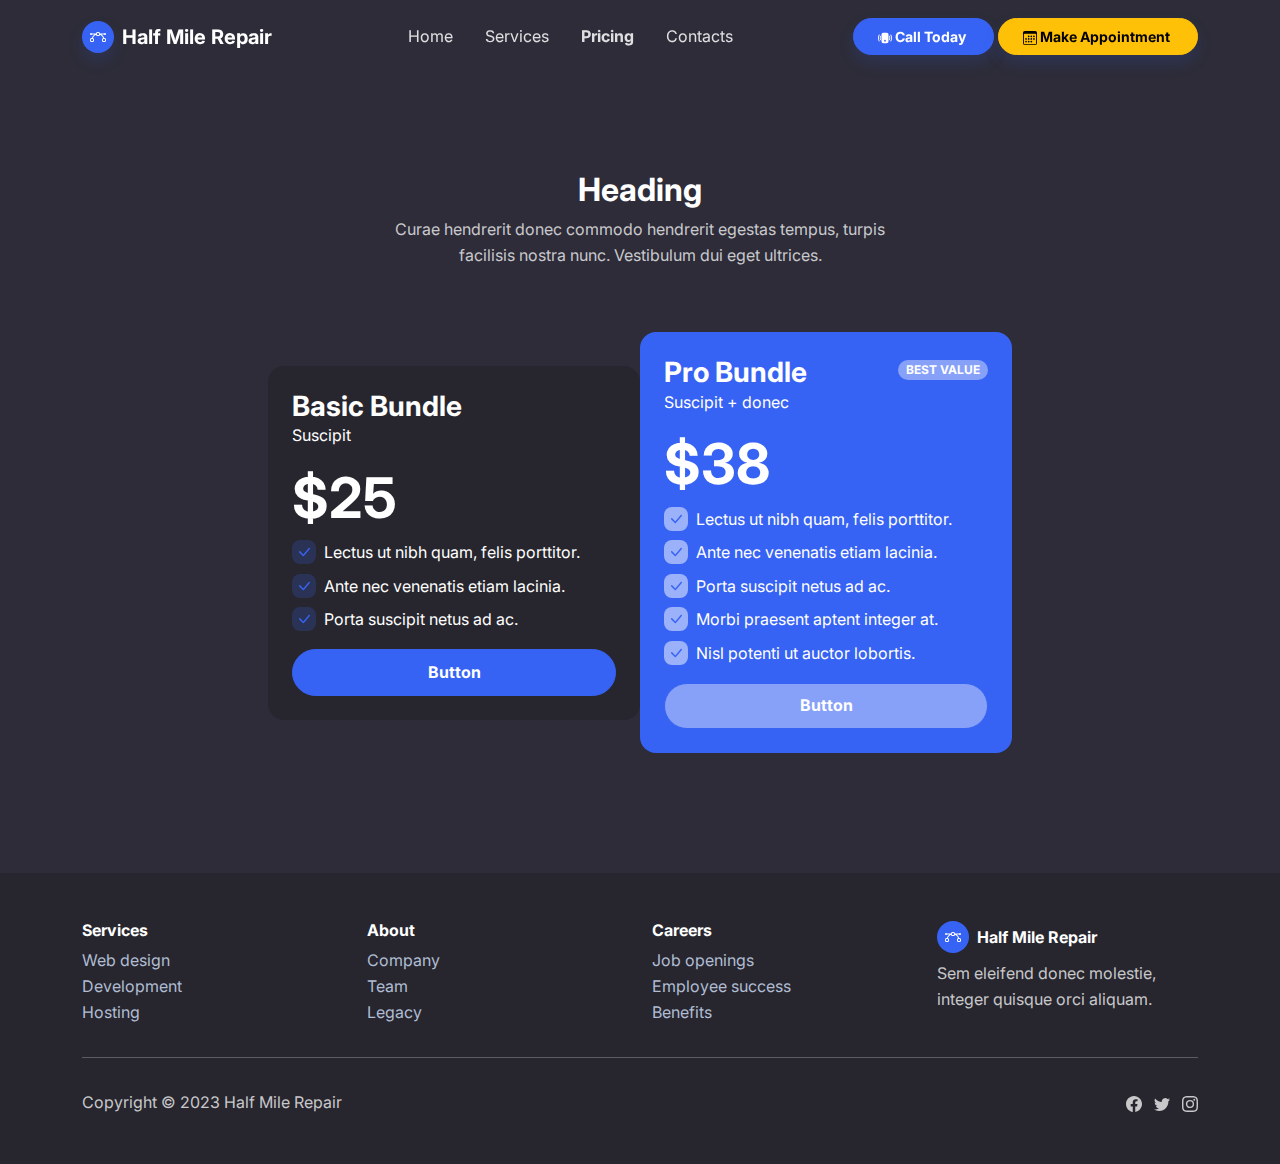
<file: pricing.html>
<!DOCTYPE html>
<html data-bs-theme="light" lang="en">

<head>
    <meta charset="utf-8">
    <meta name="viewport" content="width=device-width, initial-scale=1.0, shrink-to-fit=no">
    <title>Pricing - Half Mile Repair</title>
    <meta name="description" content="Half Mile Repair team is available for 24/7">
    <link rel="stylesheet" href="assets/bootstrap/css/bootstrap.min.css">
    <link rel="stylesheet" href="https://fonts.googleapis.com/css?family=Inter:300italic,400italic,600italic,700italic,800italic,400,300,600,700,800&amp;display=swap">
    <link rel="stylesheet" href="assets/css/swiper-icons.css">
    <link rel="stylesheet" href="assets/css/News-Cards.css">
</head>

<body>
    <nav class="navbar navbar-expand-md sticky-top py-3 navbar-dark" id="mainNav">
        <div class="container"><a class="navbar-brand d-flex align-items-center" href="/"><span class="bs-icon-sm bs-icon-circle bs-icon-primary shadow d-flex justify-content-center align-items-center me-2 bs-icon"><svg xmlns="http://www.w3.org/2000/svg" width="1em" height="1em" fill="currentColor" viewBox="0 0 16 16" class="bi bi-bezier">
                        <path fill-rule="evenodd" d="M0 10.5A1.5 1.5 0 0 1 1.5 9h1A1.5 1.5 0 0 1 4 10.5v1A1.5 1.5 0 0 1 2.5 13h-1A1.5 1.5 0 0 1 0 11.5v-1zm1.5-.5a.5.5 0 0 0-.5.5v1a.5.5 0 0 0 .5.5h1a.5.5 0 0 0 .5-.5v-1a.5.5 0 0 0-.5-.5h-1zm10.5.5A1.5 1.5 0 0 1 13.5 9h1a1.5 1.5 0 0 1 1.5 1.5v1a1.5 1.5 0 0 1-1.5 1.5h-1a1.5 1.5 0 0 1-1.5-1.5v-1zm1.5-.5a.5.5 0 0 0-.5.5v1a.5.5 0 0 0 .5.5h1a.5.5 0 0 0 .5-.5v-1a.5.5 0 0 0-.5-.5h-1zM6 4.5A1.5 1.5 0 0 1 7.5 3h1A1.5 1.5 0 0 1 10 4.5v1A1.5 1.5 0 0 1 8.5 7h-1A1.5 1.5 0 0 1 6 5.5v-1zM7.5 4a.5.5 0 0 0-.5.5v1a.5.5 0 0 0 .5.5h1a.5.5 0 0 0 .5-.5v-1a.5.5 0 0 0-.5-.5h-1z"></path>
                        <path d="M6 4.5H1.866a1 1 0 1 0 0 1h2.668A6.517 6.517 0 0 0 1.814 9H2.5c.123 0 .244.015.358.043a5.517 5.517 0 0 1 3.185-3.185A1.503 1.503 0 0 1 6 5.5v-1zm3.957 1.358A1.5 1.5 0 0 0 10 5.5v-1h4.134a1 1 0 1 1 0 1h-2.668a6.517 6.517 0 0 1 2.72 3.5H13.5c-.123 0-.243.015-.358.043a5.517 5.517 0 0 0-3.185-3.185z"></path>
                    </svg></span><span>Half Mile Repair</span></a><button data-bs-toggle="collapse" class="navbar-toggler" data-bs-target="#navcol-1"><span class="visually-hidden">Toggle navigation</span><span class="navbar-toggler-icon"></span></button>
            <div class="collapse navbar-collapse" id="navcol-1">
                <ul class="navbar-nav mx-auto">
                    <li class="nav-item"><a class="nav-link" href="index.html">Home</a></li>
                    <li class="nav-item"><a class="nav-link" href="services.html">Services</a></li>
                    <li class="nav-item"><a class="nav-link active" href="pricing.html">Pricing</a></li>
                    <li class="nav-item"><a class="nav-link" href="contacts.html">Contacts</a></li>
                </ul><a class="btn btn-primary btn-sm shadow" role="button" href="signup.html"><svg xmlns="http://www.w3.org/2000/svg" width="1em" height="1em" fill="currentColor" viewBox="0 0 16 16" class="bi bi-phone-vibrate-fill">
                        <path d="M4 4a2 2 0 0 1 2-2h4a2 2 0 0 1 2 2v8a2 2 0 0 1-2 2H6a2 2 0 0 1-2-2V4zm5 7a1 1 0 1 0-2 0 1 1 0 0 0 2 0zM1.807 4.734a.5.5 0 1 0-.884-.468A7.967 7.967 0 0 0 0 8c0 1.347.334 2.618.923 3.734a.5.5 0 1 0 .884-.468A6.967 6.967 0 0 1 1 8c0-1.18.292-2.292.807-3.266zm13.27-.468a.5.5 0 0 0-.884.468C14.708 5.708 15 6.819 15 8c0 1.18-.292 2.292-.807 3.266a.5.5 0 0 0 .884.468A7.967 7.967 0 0 0 16 8a7.967 7.967 0 0 0-.923-3.734zM3.34 6.182a.5.5 0 1 0-.93-.364A5.986 5.986 0 0 0 2 8c0 .769.145 1.505.41 2.182a.5.5 0 1 0 .93-.364A4.986 4.986 0 0 1 3 8c0-.642.12-1.255.34-1.818zm10.25-.364a.5.5 0 0 0-.93.364c.22.563.34 1.176.34 1.818 0 .642-.12 1.255-.34 1.818a.5.5 0 0 0 .93.364C13.856 9.505 14 8.769 14 8c0-.769-.145-1.505-.41-2.182z"></path>
                    </svg>&nbsp;Call Today&nbsp;</a><a class="btn btn-warning btn-sm shadow ms-1" role="button" href="signup.html"><svg xmlns="http://www.w3.org/2000/svg" width="1em" height="1em" fill="currentColor" viewBox="0 0 16 16" class="bi bi-calendar3">
                        <path d="M14 0H2a2 2 0 0 0-2 2v12a2 2 0 0 0 2 2h12a2 2 0 0 0 2-2V2a2 2 0 0 0-2-2zM1 3.857C1 3.384 1.448 3 2 3h12c.552 0 1 .384 1 .857v10.286c0 .473-.448.857-1 .857H2c-.552 0-1-.384-1-.857V3.857z"></path>
                        <path d="M6.5 7a1 1 0 1 0 0-2 1 1 0 0 0 0 2zm3 0a1 1 0 1 0 0-2 1 1 0 0 0 0 2zm3 0a1 1 0 1 0 0-2 1 1 0 0 0 0 2zm-9 3a1 1 0 1 0 0-2 1 1 0 0 0 0 2zm3 0a1 1 0 1 0 0-2 1 1 0 0 0 0 2zm3 0a1 1 0 1 0 0-2 1 1 0 0 0 0 2zm3 0a1 1 0 1 0 0-2 1 1 0 0 0 0 2zm-9 3a1 1 0 1 0 0-2 1 1 0 0 0 0 2zm3 0a1 1 0 1 0 0-2 1 1 0 0 0 0 2zm3 0a1 1 0 1 0 0-2 1 1 0 0 0 0 2z"></path>
                    </svg>&nbsp;Make Appointment&nbsp;</a>
            </div>
        </div>
    </nav>
    <section class="py-5">
        <div class="container py-5">
            <div class="row mb-5">
                <div class="col-md-8 col-xl-6 text-center mx-auto">
                    <h2 class="fw-bold">Heading</h2>
                    <p class="text-muted">Curae hendrerit donec commodo hendrerit egestas tempus, turpis facilisis nostra nunc. Vestibulum dui eget ultrices.</p>
                </div>
            </div>
            <div class="row g-0 row-cols-1 row-cols-md-2 row-cols-xl-3 d-flex align-items-md-center align-items-xl-center">
                <div class="col offset-xl-2 mb-4">
                    <div class="card bg-dark border-dark">
                        <div class="card-body p-4">
                            <div class="d-flex justify-content-between">
                                <div>
                                    <h3 class="fw-bold mb-0">Basic Bundle</h3>
                                    <p>Suscipit</p>
                                    <h4 class="display-4 fw-bold">$25</h4>
                                </div>
                            </div>
                            <div>
                                <ul class="list-unstyled">
                                    <li class="d-flex mb-2"><span class="bs-icon-xs bs-icon-rounded bs-icon-primary-light bs-icon bs-icon-xs me-2"><svg xmlns="http://www.w3.org/2000/svg" width="1em" height="1em" fill="currentColor" viewBox="0 0 16 16" class="bi bi-check-lg text-primary">
                                                <path d="M12.736 3.97a.733.733 0 0 1 1.047 0c.286.289.29.756.01 1.05L7.88 12.01a.733.733 0 0 1-1.065.02L3.217 8.384a.757.757 0 0 1 0-1.06.733.733 0 0 1 1.047 0l3.052 3.093 5.4-6.425a.247.247 0 0 1 .02-.022Z"></path>
                                            </svg></span><span>Lectus ut nibh quam, felis porttitor.</span></li>
                                    <li class="d-flex mb-2"><span class="bs-icon-xs bs-icon-rounded bs-icon-primary-light bs-icon bs-icon-xs me-2"><svg xmlns="http://www.w3.org/2000/svg" width="1em" height="1em" fill="currentColor" viewBox="0 0 16 16" class="bi bi-check-lg text-primary">
                                                <path d="M12.736 3.97a.733.733 0 0 1 1.047 0c.286.289.29.756.01 1.05L7.88 12.01a.733.733 0 0 1-1.065.02L3.217 8.384a.757.757 0 0 1 0-1.06.733.733 0 0 1 1.047 0l3.052 3.093 5.4-6.425a.247.247 0 0 1 .02-.022Z"></path>
                                            </svg></span><span>Ante nec venenatis etiam lacinia.</span></li>
                                    <li class="d-flex mb-2"><span class="bs-icon-xs bs-icon-rounded bs-icon-primary-light bs-icon bs-icon-xs me-2"><svg xmlns="http://www.w3.org/2000/svg" width="1em" height="1em" fill="currentColor" viewBox="0 0 16 16" class="bi bi-check-lg text-primary">
                                                <path d="M12.736 3.97a.733.733 0 0 1 1.047 0c.286.289.29.756.01 1.05L7.88 12.01a.733.733 0 0 1-1.065.02L3.217 8.384a.757.757 0 0 1 0-1.06.733.733 0 0 1 1.047 0l3.052 3.093 5.4-6.425a.247.247 0 0 1 .02-.022Z"></path>
                                            </svg></span><span>Porta suscipit netus ad ac.</span></li>
                                </ul>
                            </div><button class="btn btn-primary d-block w-100" type="button">Button</button>
                        </div>
                    </div>
                </div>
                <div class="col mb-4">
                    <div class="card text-white bg-primary">
                        <div class="card-body p-4">
                            <div class="d-flex justify-content-between">
                                <div>
                                    <h3 class="fw-bold text-white mb-0">Pro Bundle</h3>
                                    <p>Suscipit + donec</p>
                                    <h4 class="display-4 fw-bold text-white">$38</h4>
                                </div>
                                <div><span class="badge rounded-pill bg-primary text-uppercase bg-semi-white">Best Value</span></div>
                            </div>
                            <div>
                                <ul class="list-unstyled">
                                    <li class="d-flex mb-2"><span class="bs-icon-xs bs-icon-rounded bs-icon-semi-white bs-icon bs-icon-xs me-2"><svg xmlns="http://www.w3.org/2000/svg" width="1em" height="1em" fill="currentColor" viewBox="0 0 16 16" class="bi bi-check-lg text-primary">
                                                <path d="M12.736 3.97a.733.733 0 0 1 1.047 0c.286.289.29.756.01 1.05L7.88 12.01a.733.733 0 0 1-1.065.02L3.217 8.384a.757.757 0 0 1 0-1.06.733.733 0 0 1 1.047 0l3.052 3.093 5.4-6.425a.247.247 0 0 1 .02-.022Z"></path>
                                            </svg></span><span>Lectus ut nibh quam, felis porttitor.</span></li>
                                    <li class="d-flex mb-2"><span class="bs-icon-xs bs-icon-rounded bs-icon-semi-white bs-icon bs-icon-xs me-2"><svg xmlns="http://www.w3.org/2000/svg" width="1em" height="1em" fill="currentColor" viewBox="0 0 16 16" class="bi bi-check-lg text-primary">
                                                <path d="M12.736 3.97a.733.733 0 0 1 1.047 0c.286.289.29.756.01 1.05L7.88 12.01a.733.733 0 0 1-1.065.02L3.217 8.384a.757.757 0 0 1 0-1.06.733.733 0 0 1 1.047 0l3.052 3.093 5.4-6.425a.247.247 0 0 1 .02-.022Z"></path>
                                            </svg></span><span>Ante nec venenatis etiam lacinia.</span></li>
                                    <li class="d-flex mb-2"><span class="bs-icon-xs bs-icon-rounded bs-icon-semi-white bs-icon bs-icon-xs me-2"><svg xmlns="http://www.w3.org/2000/svg" width="1em" height="1em" fill="currentColor" viewBox="0 0 16 16" class="bi bi-check-lg text-primary">
                                                <path d="M12.736 3.97a.733.733 0 0 1 1.047 0c.286.289.29.756.01 1.05L7.88 12.01a.733.733 0 0 1-1.065.02L3.217 8.384a.757.757 0 0 1 0-1.06.733.733 0 0 1 1.047 0l3.052 3.093 5.4-6.425a.247.247 0 0 1 .02-.022Z"></path>
                                            </svg></span><span>Porta suscipit netus ad ac.</span></li>
                                    <li class="d-flex mb-2"><span class="bs-icon-xs bs-icon-rounded bs-icon-semi-white bs-icon bs-icon-xs me-2"><svg xmlns="http://www.w3.org/2000/svg" width="1em" height="1em" fill="currentColor" viewBox="0 0 16 16" class="bi bi-check-lg text-primary">
                                                <path d="M12.736 3.97a.733.733 0 0 1 1.047 0c.286.289.29.756.01 1.05L7.88 12.01a.733.733 0 0 1-1.065.02L3.217 8.384a.757.757 0 0 1 0-1.06.733.733 0 0 1 1.047 0l3.052 3.093 5.4-6.425a.247.247 0 0 1 .02-.022Z"></path>
                                            </svg></span><span>Morbi praesent aptent integer at.</span></li>
                                    <li class="d-flex mb-2"><span class="bs-icon-xs bs-icon-rounded bs-icon-semi-white bs-icon bs-icon-xs me-2"><svg xmlns="http://www.w3.org/2000/svg" width="1em" height="1em" fill="currentColor" viewBox="0 0 16 16" class="bi bi-check-lg text-primary">
                                                <path d="M12.736 3.97a.733.733 0 0 1 1.047 0c.286.289.29.756.01 1.05L7.88 12.01a.733.733 0 0 1-1.065.02L3.217 8.384a.757.757 0 0 1 0-1.06.733.733 0 0 1 1.047 0l3.052 3.093 5.4-6.425a.247.247 0 0 1 .02-.022Z"></path>
                                            </svg></span><span>Nisl potenti ut auctor lobortis.</span></li>
                                </ul>
                            </div><button class="btn btn-primary d-block w-100 bg-semi-white" type="button">Button</button>
                        </div>
                    </div>
                </div>
            </div>
        </div>
    </section>
    <footer class="bg-dark">
        <div class="container py-4 py-lg-5">
            <div class="row justify-content-center">
                <div class="col-sm-4 col-md-3 text-center text-lg-start d-flex flex-column">
                    <h3 class="fs-6 fw-bold">Services</h3>
                    <ul class="list-unstyled">
                        <li><a href="#">Web design</a></li>
                        <li><a href="#">Development</a></li>
                        <li><a href="#">Hosting</a></li>
                    </ul>
                </div>
                <div class="col-sm-4 col-md-3 text-center text-lg-start d-flex flex-column">
                    <h3 class="fs-6 fw-bold">About</h3>
                    <ul class="list-unstyled">
                        <li><a href="#">Company</a></li>
                        <li><a href="#">Team</a></li>
                        <li><a href="#">Legacy</a></li>
                    </ul>
                </div>
                <div class="col-sm-4 col-md-3 text-center text-lg-start d-flex flex-column">
                    <h3 class="fs-6 fw-bold">Careers</h3>
                    <ul class="list-unstyled">
                        <li><a href="#">Job openings</a></li>
                        <li><a href="#">Employee success</a></li>
                        <li><a href="#">Benefits</a></li>
                    </ul>
                </div>
                <div class="col-lg-3 text-center text-lg-start d-flex flex-column align-items-center order-first align-items-lg-start order-lg-last">
                    <div class="fw-bold d-flex align-items-center mb-2"><span class="bs-icon-sm bs-icon-circle bs-icon-primary d-flex justify-content-center align-items-center bs-icon me-2"><svg xmlns="http://www.w3.org/2000/svg" width="1em" height="1em" fill="currentColor" viewBox="0 0 16 16" class="bi bi-bezier">
                                <path fill-rule="evenodd" d="M0 10.5A1.5 1.5 0 0 1 1.5 9h1A1.5 1.5 0 0 1 4 10.5v1A1.5 1.5 0 0 1 2.5 13h-1A1.5 1.5 0 0 1 0 11.5v-1zm1.5-.5a.5.5 0 0 0-.5.5v1a.5.5 0 0 0 .5.5h1a.5.5 0 0 0 .5-.5v-1a.5.5 0 0 0-.5-.5h-1zm10.5.5A1.5 1.5 0 0 1 13.5 9h1a1.5 1.5 0 0 1 1.5 1.5v1a1.5 1.5 0 0 1-1.5 1.5h-1a1.5 1.5 0 0 1-1.5-1.5v-1zm1.5-.5a.5.5 0 0 0-.5.5v1a.5.5 0 0 0 .5.5h1a.5.5 0 0 0 .5-.5v-1a.5.5 0 0 0-.5-.5h-1zM6 4.5A1.5 1.5 0 0 1 7.5 3h1A1.5 1.5 0 0 1 10 4.5v1A1.5 1.5 0 0 1 8.5 7h-1A1.5 1.5 0 0 1 6 5.5v-1zM7.5 4a.5.5 0 0 0-.5.5v1a.5.5 0 0 0 .5.5h1a.5.5 0 0 0 .5-.5v-1a.5.5 0 0 0-.5-.5h-1z"></path>
                                <path d="M6 4.5H1.866a1 1 0 1 0 0 1h2.668A6.517 6.517 0 0 0 1.814 9H2.5c.123 0 .244.015.358.043a5.517 5.517 0 0 1 3.185-3.185A1.503 1.503 0 0 1 6 5.5v-1zm3.957 1.358A1.5 1.5 0 0 0 10 5.5v-1h4.134a1 1 0 1 1 0 1h-2.668a6.517 6.517 0 0 1 2.72 3.5H13.5c-.123 0-.243.015-.358.043a5.517 5.517 0 0 0-3.185-3.185z"></path>
                            </svg></span><span>Half Mile Repair</span></div>
                    <p class="text-muted">Sem eleifend donec molestie, integer quisque orci aliquam.</p>
                </div>
            </div>
            <hr>
            <div class="text-muted d-flex justify-content-between align-items-center pt-3">
                <p class="mb-0">Copyright © 2023 Half Mile Repair</p>
                <ul class="list-inline mb-0">
                    <li class="list-inline-item"><svg xmlns="http://www.w3.org/2000/svg" width="1em" height="1em" fill="currentColor" viewBox="0 0 16 16" class="bi bi-facebook">
                            <path d="M16 8.049c0-4.446-3.582-8.05-8-8.05C3.58 0-.002 3.603-.002 8.05c0 4.017 2.926 7.347 6.75 7.951v-5.625h-2.03V8.05H6.75V6.275c0-2.017 1.195-3.131 3.022-3.131.876 0 1.791.157 1.791.157v1.98h-1.009c-.993 0-1.303.621-1.303 1.258v1.51h2.218l-.354 2.326H9.25V16c3.824-.604 6.75-3.934 6.75-7.951z"></path>
                        </svg></li>
                    <li class="list-inline-item"><svg xmlns="http://www.w3.org/2000/svg" width="1em" height="1em" fill="currentColor" viewBox="0 0 16 16" class="bi bi-twitter">
                            <path d="M5.026 15c6.038 0 9.341-5.003 9.341-9.334 0-.14 0-.282-.006-.422A6.685 6.685 0 0 0 16 3.542a6.658 6.658 0 0 1-1.889.518 3.301 3.301 0 0 0 1.447-1.817 6.533 6.533 0 0 1-2.087.793A3.286 3.286 0 0 0 7.875 6.03a9.325 9.325 0 0 1-6.767-3.429 3.289 3.289 0 0 0 1.018 4.382A3.323 3.323 0 0 1 .64 6.575v.045a3.288 3.288 0 0 0 2.632 3.218 3.203 3.203 0 0 1-.865.115 3.23 3.23 0 0 1-.614-.057 3.283 3.283 0 0 0 3.067 2.277A6.588 6.588 0 0 1 .78 13.58a6.32 6.32 0 0 1-.78-.045A9.344 9.344 0 0 0 5.026 15z"></path>
                        </svg></li>
                    <li class="list-inline-item"><svg xmlns="http://www.w3.org/2000/svg" width="1em" height="1em" fill="currentColor" viewBox="0 0 16 16" class="bi bi-instagram">
                            <path d="M8 0C5.829 0 5.556.01 4.703.048 3.85.088 3.269.222 2.76.42a3.917 3.917 0 0 0-1.417.923A3.927 3.927 0 0 0 .42 2.76C.222 3.268.087 3.85.048 4.7.01 5.555 0 5.827 0 8.001c0 2.172.01 2.444.048 3.297.04.852.174 1.433.372 1.942.205.526.478.972.923 1.417.444.445.89.719 1.416.923.51.198 1.09.333 1.942.372C5.555 15.99 5.827 16 8 16s2.444-.01 3.298-.048c.851-.04 1.434-.174 1.943-.372a3.916 3.916 0 0 0 1.416-.923c.445-.445.718-.891.923-1.417.197-.509.332-1.09.372-1.942C15.99 10.445 16 10.173 16 8s-.01-2.445-.048-3.299c-.04-.851-.175-1.433-.372-1.941a3.926 3.926 0 0 0-.923-1.417A3.911 3.911 0 0 0 13.24.42c-.51-.198-1.092-.333-1.943-.372C10.443.01 10.172 0 7.998 0h.003zm-.717 1.442h.718c2.136 0 2.389.007 3.232.046.78.035 1.204.166 1.486.275.373.145.64.319.92.599.28.28.453.546.598.92.11.281.24.705.275 1.485.039.843.047 1.096.047 3.231s-.008 2.389-.047 3.232c-.035.78-.166 1.203-.275 1.485a2.47 2.47 0 0 1-.599.919c-.28.28-.546.453-.92.598-.28.11-.704.24-1.485.276-.843.038-1.096.047-3.232.047s-2.39-.009-3.233-.047c-.78-.036-1.203-.166-1.485-.276a2.478 2.478 0 0 1-.92-.598 2.48 2.48 0 0 1-.6-.92c-.109-.281-.24-.705-.275-1.485-.038-.843-.046-1.096-.046-3.233 0-2.136.008-2.388.046-3.231.036-.78.166-1.204.276-1.486.145-.373.319-.64.599-.92.28-.28.546-.453.92-.598.282-.11.705-.24 1.485-.276.738-.034 1.024-.044 2.515-.045v.002zm4.988 1.328a.96.96 0 1 0 0 1.92.96.96 0 0 0 0-1.92zm-4.27 1.122a4.109 4.109 0 1 0 0 8.217 4.109 4.109 0 0 0 0-8.217zm0 1.441a2.667 2.667 0 1 1 0 5.334 2.667 2.667 0 0 1 0-5.334z"></path>
                        </svg></li>
                </ul>
            </div>
        </div>
    </footer>
    <script src="assets/bootstrap/js/bootstrap.min.js"></script>
    <script src="assets/js/bold-and-dark.js"></script>
</body>

</html>
</file>
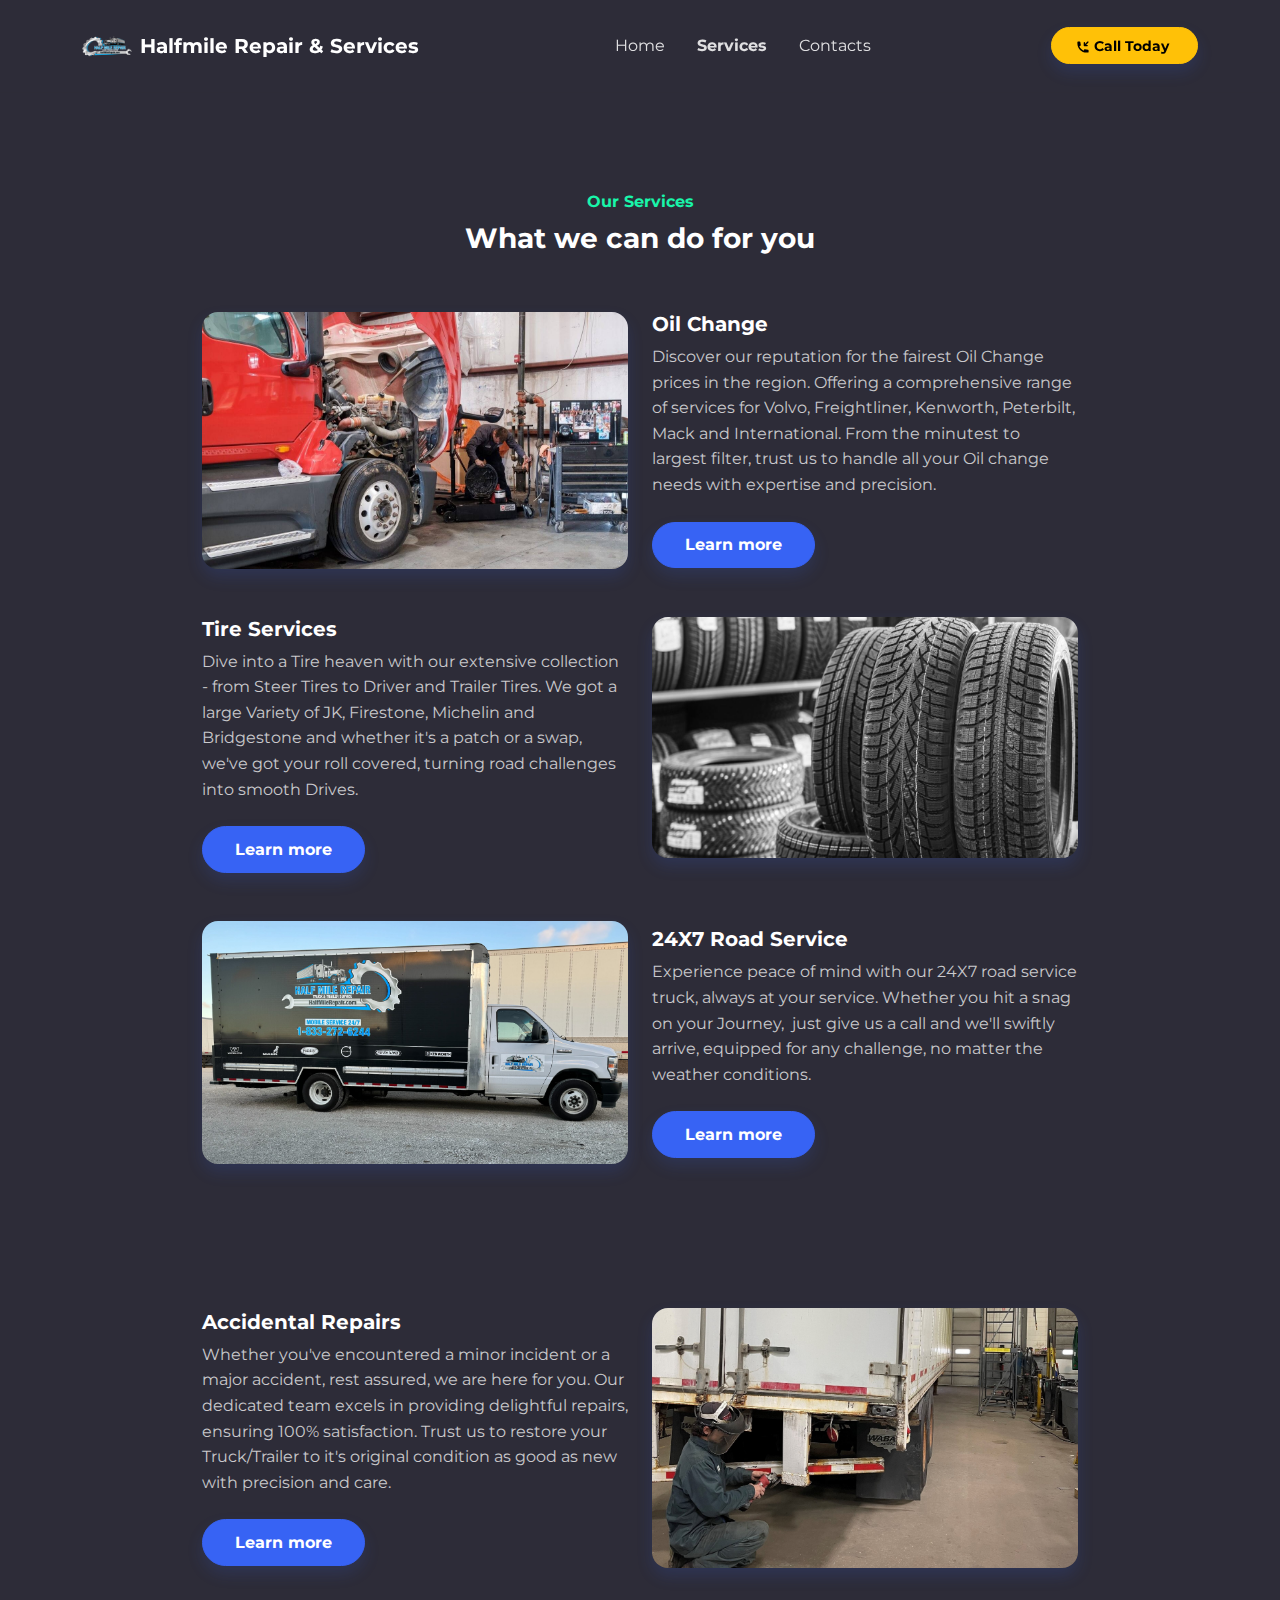
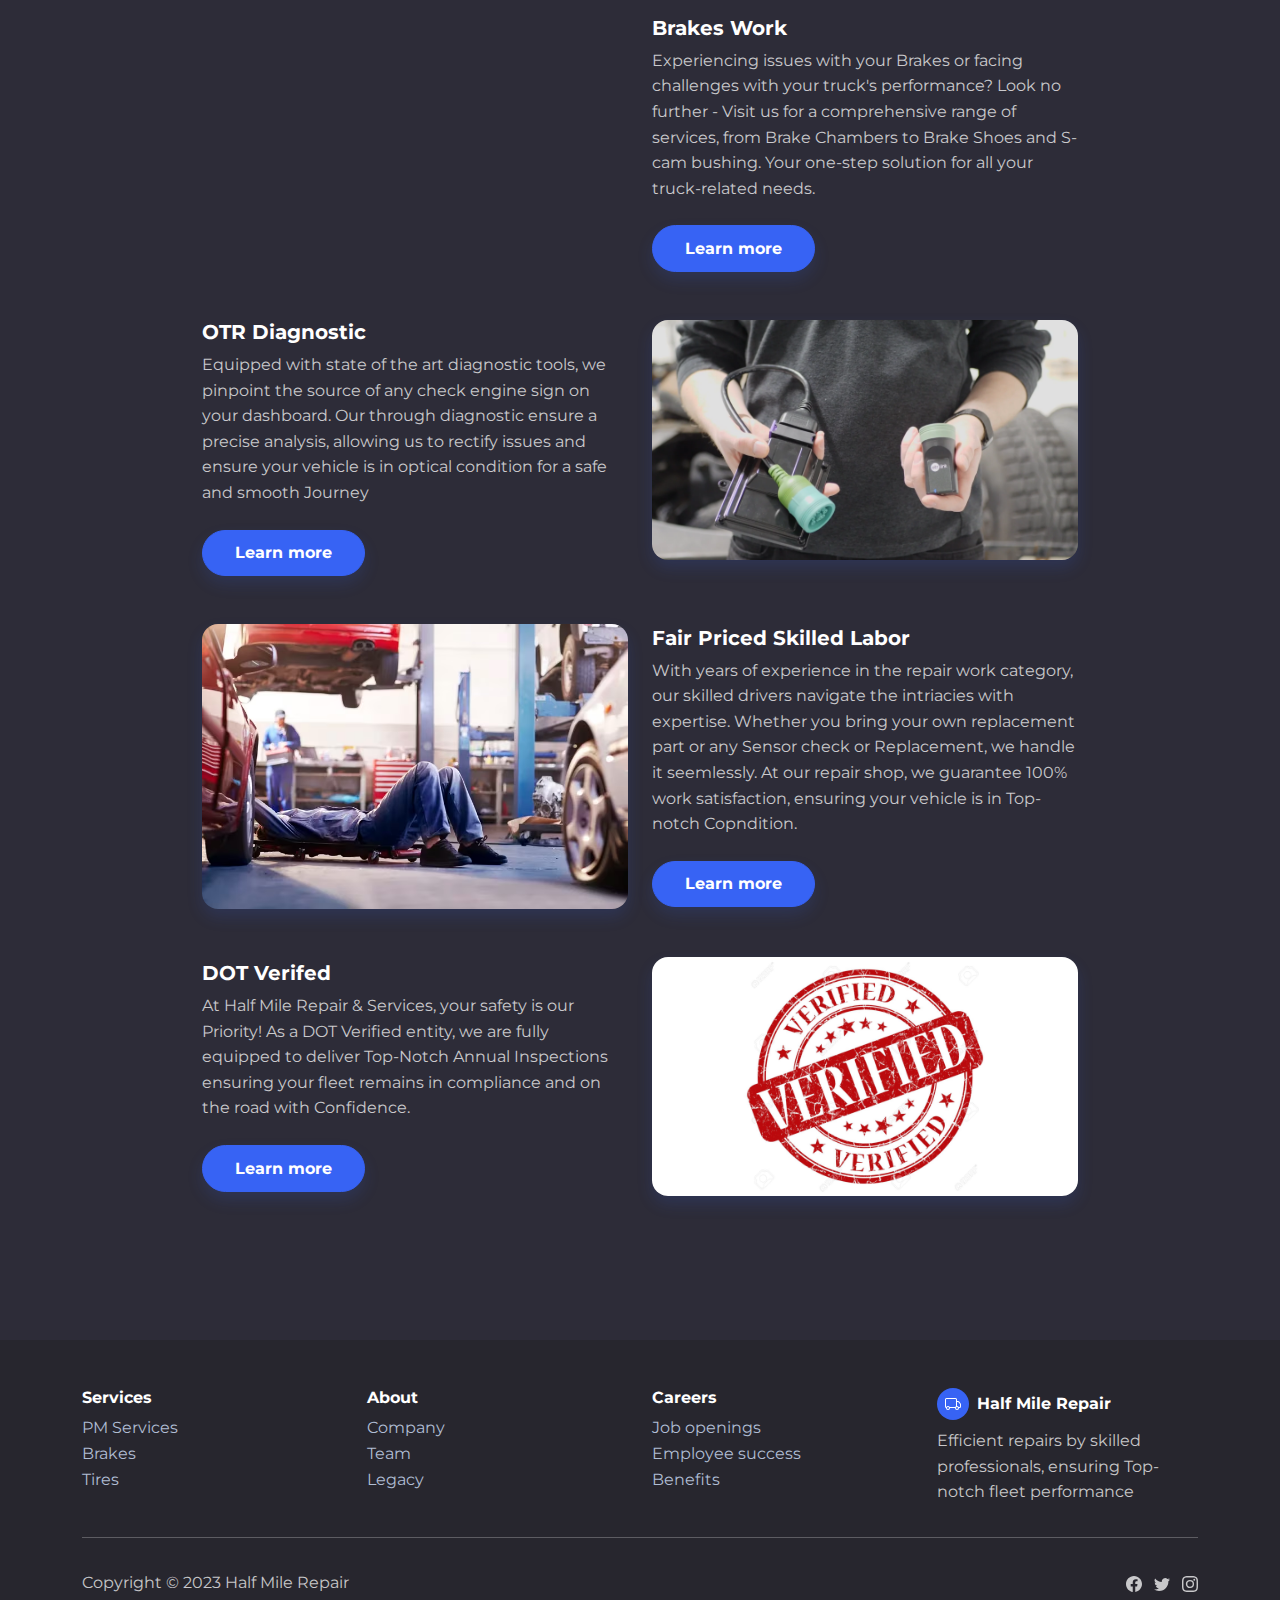
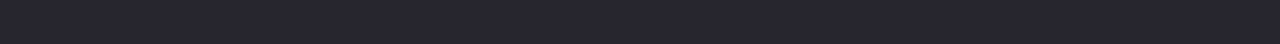
<file: services.html>
<!DOCTYPE html>
<html data-bs-theme="light" lang="en">

<head>
    <meta charset="utf-8">
    <meta name="viewport" content="width=device-width, initial-scale=1.0, shrink-to-fit=no">
    <title>Services - Half Mile Repair</title>
    <link rel="canonical" href="https://halfmilerepair.com/services.html">
    <meta property="og:url" content="https://halfmilerepair.com/services.html">
    <meta name="description" content="Welcome to Half Mile Repair &amp; Service, your premier destination for semi-truck and trailer repairs. Our 24/7 service ensures swift and reliable solutions, minimizing your downtime. Our technicians bring unmatched expertise to handle diagnostics, transmission, brakes, and more. Benefit from our state-of-the-art facility and emergency roadside assistance. Transparent communication, fair pricing, and a commitment to excellence make us your trusted partner. Whether you're an owner-operator or managing a fleet, Halfmile Repair Service is dedicated to keeping your vehicles in peak condition. Experience the difference – contact us today!">
    <link rel="icon" type="image/png" sizes="1028x1028" href="assets/img/16.png">
    <link rel="icon" type="image/png" sizes="1028x1028" href="assets/img/16.png" media="(prefers-color-scheme: dark)">
    <link rel="icon" type="image/png" sizes="1028x1028" href="assets/img/16.png">
    <link rel="icon" type="image/png" sizes="1028x1028" href="assets/img/16.png" media="(prefers-color-scheme: dark)">
    <link rel="icon" type="image/png" sizes="1028x1028" href="assets/img/16.png">
    <link rel="icon" type="image/png" sizes="1028x1028" href="assets/img/16.png">
    <link rel="icon" type="image/png" sizes="1028x1028" href="assets/img/16.png">
    <link rel="stylesheet" href="assets/bootstrap/css/bootstrap.min.css">
    <link rel="stylesheet" href="https://fonts.googleapis.com/css?family=Inter:300italic,400italic,600italic,700italic,800italic,400,300,600,700,800&amp;display=swap">
    <link rel="stylesheet" href="https://fonts.googleapis.com/css?family=ABeeZee&amp;display=swap">
    <link rel="stylesheet" href="https://fonts.googleapis.com/css?family=Cormorant+SC&amp;display=swap">
    <link rel="stylesheet" href="https://fonts.googleapis.com/css?family=Montserrat&amp;display=swap">
    <link rel="stylesheet" href="assets/css/swiper-icons.css">
    <link rel="stylesheet" href="assets/css/bs-theme-overrides.css">
    <link rel="stylesheet" href="assets/css/aos.min.css">
    <link rel="stylesheet" href="assets/css/animate.min.css">
    <link rel="stylesheet" href="assets/css/Contact-Form-v2-Modal--Full-with-Google-Map.css">
    <link rel="stylesheet" href="https://cdnjs.cloudflare.com/ajax/libs/OwlCarousel2/2.3.4/assets/owl.carousel.min.css">
    <link rel="stylesheet" href="https://cdnjs.cloudflare.com/ajax/libs/OwlCarousel2/2.3.4/assets/owl.theme.default.min.css">
    <link rel="stylesheet" href="assets/css/News-Cards.css">
    <link rel="stylesheet" href="assets/css/Style.css">
</head>

<body>
    <nav class="navbar navbar-expand-md sticky-top py-3 navbar-dark" id="mainNav">
        <div class="container"><a class="navbar-brand d-flex align-items-center" href="/"><span class="d-flex justify-content-center align-items-center"><img class="me-2" src="assets/img/16.png" width="50" height=""></span><span>Halfmile Repair &amp; Services</span></a><button data-bs-toggle="collapse" class="navbar-toggler" data-bs-target="#navcol-1"><span class="visually-hidden">Toggle navigation</span><span class="navbar-toggler-icon"></span></button>
            <div class="collapse navbar-collapse" id="navcol-1">
                <ul class="navbar-nav mx-auto">
                    <li class="nav-item"><a class="nav-link" href="index.html">Home</a></li>
                    <li class="nav-item"><a class="nav-link active" href="services.html">Services</a></li>
                    <li class="nav-item"><a class="nav-link" href="contacts.html">Contacts</a></li>
                </ul><button class="btn btn-warning btn-sm shadow" type="button"><svg xmlns="http://www.w3.org/2000/svg" width="1em" height="1em" viewBox="0 0 20 20" fill="none">
                        <path d="M14.4142 7L17.7071 3.70711C18.0976 3.31658 18.0976 2.68342 17.7071 2.29289C17.3166 1.90237 16.6834 1.90237 16.2929 2.29289L13 5.58579V4C13 3.44772 12.5523 3 12 3C11.4477 3 11 3.44772 11 4V7.99931C11 8.00031 11 8.002 11 8.003C11.0004 8.1375 11.0273 8.26575 11.0759 8.38278C11.1236 8.49805 11.1937 8.6062 11.2864 8.70055C11.2907 8.70494 11.2951 8.70929 11.2995 8.7136C11.3938 8.80626 11.502 8.87643 11.6172 8.92412C11.7351 8.97301 11.8644 9 12 9H16C16.5523 9 17 8.55228 17 8C17 7.44772 16.5523 7 16 7H14.4142Z" fill="currentColor"></path>
                        <path d="M2 3C2 2.44772 2.44772 2 3 2H5.15287C5.64171 2 6.0589 2.35341 6.13927 2.8356L6.87858 7.27147C6.95075 7.70451 6.73206 8.13397 6.3394 8.3303L4.79126 9.10437C5.90756 11.8783 8.12168 14.0924 10.8956 15.2087L11.6697 13.6606C11.866 13.2679 12.2955 13.0492 12.7285 13.1214L17.1644 13.8607C17.6466 13.9411 18 14.3583 18 14.8471V17C18 17.5523 17.5523 18 17 18H15C7.8203 18 2 12.1797 2 5V3Z" fill="currentColor"></path>
                    </svg>&nbsp;Call Today&nbsp;</button>
            </div>
        </div>
    </nav>
    <section class="py-5" data-bs-target="#mainNav">
        <div class="container py-5">
            <div class="row mb-4 mb-lg-5">
                <div class="col-md-8 col-xl-6 text-center mx-auto">
                    <p class="fw-bold text-success mb-2">Our Services</p>
                    <h3 class="fw-bold">What we can do for you</h3>
                </div>
            </div>
            <div class="row row-cols-1 row-cols-md-2 mx-auto" style="max-width: 900px;">
                <div class="col mb-5"><img class="rounded img-fluid shadow" data-bss-hover-animate="pulse" src="assets/img/products/624f1a0b64db5f0f1276d47d_3%20Most%20Common%20Heavy%20Duty%20Truck%20Oil%20Change%20Myths%20–%20Busted.jpg"></div>
                <div class="col d-md-flex align-items-md-end align-items-lg-center mb-5">
                    <div>
                        <h5 class="fw-bold">Oil Change</h5>
                        <p class="text-muted mb-4">Discover our reputation for the fairest Oil Change prices in the region. Offering a comprehensive range of services for Volvo, Freightliner, Kenworth, Peterbilt, Mack and International. From the minutest to largest filter, trust us to handle all your Oil change needs with expertise and precision.</p><button class="btn btn-primary shadow" type="button">Learn more</button>
                    </div>
                </div>
            </div>
            <div class="row row-cols-1 row-cols-md-2 mx-auto" style="max-width: 900px;">
                <div class="col order-md-last mb-5"><img class="rounded img-fluid shadow" data-bss-hover-animate="pulse" src="assets/img/products/Screenshot%202023-12-17%20at%2011.28.45 AM.jpg"></div>
                <div class="col d-md-flex align-items-md-end align-items-lg-center mb-5">
                    <div>
                        <h5 class="fw-bold">Tire Services</h5>
                        <p class="text-muted mb-4">Dive into a Tire heaven with our extensive collection&nbsp; - from Steer Tires to Driver and Trailer Tires. We got a large Variety of JK, Firestone, Michelin and Bridgestone and whether it's a patch or a swap, we've got your roll covered, turning road challenges into smooth Drives.</p><button class="btn btn-primary shadow" type="button">Learn more</button>
                    </div>
                </div>
            </div>
            <div class="row row-cols-1 row-cols-md-2 mx-auto" style="max-width: 900px;">
                <div class="col mb-5"><img class="rounded img-fluid shadow" data-bss-hover-animate="pulse" src="assets/img/products/Screenshot%202023-12-18%20at%204.07.25 PM.jpg"></div>
                <div class="col d-md-flex align-items-md-end align-items-lg-center mb-5">
                    <div>
                        <h5 class="fw-bold">24X7 Road Service</h5>
                        <p class="text-muted mb-4">Experience peace of mind with our 24X7 road service truck, always at your service. Whether you hit a snag on your Journey,&nbsp; just give us a call and we'll swiftly arrive, equipped for any challenge, no matter the weather conditions.</p><button class="btn btn-primary shadow" type="button">Learn more</button>
                    </div>
                </div>
            </div>
        </div>
        <div class="container py-5">
            <div class="row row-cols-1 row-cols-md-2 mx-auto" style="max-width: 900px;">
                <div class="col order-md-last mb-5"><img class="rounded img-fluid shadow" data-bss-hover-animate="pulse" src="assets/img/products/vvv.jpg" width="426" height="568"></div>
                <div class="col d-md-flex align-items-md-end align-items-lg-center mb-5">
                    <div>
                        <h5 class="fw-bold">Accidental Repairs</h5>
                        <p class="text-muted mb-4">Whether you've encountered a minor incident or a major accident, rest assured, we are here for you. Our dedicated team excels in providing delightful repairs, ensuring 100% satisfaction. Trust us to restore your Truck/Trailer to it's original condition as good as new with precision and care.</p><button class="btn btn-primary shadow" type="button">Learn more</button>
                    </div>
                </div>
            </div>
            <div class="row row-cols-1 row-cols-md-2 mx-auto" style="max-width: 900px;">
                <div class="col mb-5" data-aos="fade-right"><img class="rounded img-fluid shadow" data-bss-hover-animate="pulse" src="assets/img/products/brake-system-replacement-marion-county-oh.jpeg"></div>
                <div class="col d-md-flex align-items-md-end align-items-lg-center mb-5">
                    <div>
                        <h5 class="fw-bold">Brakes Work</h5>
                        <p class="text-muted mb-4">Experiencing issues with your Brakes or facing challenges with your truck's performance? Look no further - Visit us for a comprehensive range of services, from Brake Chambers to Brake Shoes and S-cam bushing. Your one-step solution for all your truck-related needs.</p><button class="btn btn-primary shadow" type="button">Learn more</button>
                    </div>
                </div>
            </div>
            <div class="row row-cols-1 row-cols-md-2 mx-auto" style="max-width: 900px;">
                <div class="col order-md-last mb-5"><img class="rounded img-fluid shadow" data-bss-hover-animate="pulse" src="assets/img/products/1085811433-8c4ea0d4b2cdae0d8f5d5cd841e9c85b846cf2a268eea27ddbaf0819e9143e91-d.webp"></div>
                <div class="col d-md-flex align-items-md-end align-items-lg-center mb-5">
                    <div>
                        <h5 class="fw-bold">OTR Diagnostic</h5>
                        <p class="text-muted mb-4">Equipped with state of the art diagnostic tools, we pinpoint the source of any check engine sign on your dashboard. Our through diagnostic ensure a precise analysis, allowing us to rectify issues and ensure your vehicle is in optical condition for a safe and smooth Journey</p><button class="btn btn-primary shadow" type="button">Learn more</button>
                    </div>
                </div>
            </div>
            <div class="row row-cols-1 row-cols-md-2 mx-auto" style="max-width: 900px;">
                <div class="col mb-5"><img class="rounded img-fluid shadow" data-bss-hover-animate="pulse" src="assets/img/products/WZSFT7M5RZHOPDPJJCAHLOZ26Q.avif"></div>
                <div class="col d-md-flex align-items-md-end align-items-lg-center mb-5">
                    <div>
                        <h5 class="fw-bold">Fair Priced Skilled Labor</h5>
                        <p class="text-muted mb-4">With years of experience in the repair work category, our skilled drivers navigate the intriacies with expertise. Whether you bring your own replacement part or any Sensor check or Replacement, we handle it seemlessly. At our repair shop, we guarantee 100% work satisfaction, ensuring your vehicle is in Top-notch Copndition.</p><button class="btn btn-primary shadow" type="button">Learn more</button>
                    </div>
                </div>
            </div>
            <div class="row row-cols-1 row-cols-md-2 mx-auto" style="max-width: 900px;">
                <div class="col order-md-last mb-5"><img class="rounded img-fluid shadow" data-bss-hover-animate="pulse" src="assets/img/products/WhatsApp%20Image%202023-12-18%20at%2015.24.37.jpeg"></div>
                <div class="col d-md-flex align-items-md-end align-items-lg-center mb-5">
                    <div>
                        <h5 class="fw-bold">DOT Verifed</h5>
                        <p class="text-muted mb-4">At Half Mile Repair &amp; Services, your safety is our Priority! As a DOT Verified entity, we are fully equipped to deliver Top-Notch Annual Inspections ensuring your fleet remains in compliance and on the road with Confidence.</p><button class="btn btn-primary shadow" type="button">Learn more</button>
                    </div>
                </div>
            </div>
        </div>
    </section>
    <footer class="bg-dark">
        <div class="container py-4 py-lg-5">
            <div class="row justify-content-center">
                <div class="col-sm-4 col-md-3 text-center text-lg-start d-flex flex-column">
                    <h3 class="fs-6 fw-bold">Services</h3>
                    <ul class="list-unstyled">
                        <li><a href="#">PM Services</a></li>
                        <li><a href="#">Brakes</a></li>
                        <li><a href="#">Tires</a></li>
                    </ul>
                </div>
                <div class="col-sm-4 col-md-3 text-center text-lg-start d-flex flex-column">
                    <h3 class="fs-6 fw-bold">About</h3>
                    <ul class="list-unstyled">
                        <li><a href="#">Company</a></li>
                        <li><a href="#">Team</a></li>
                        <li><a href="#">Legacy</a></li>
                    </ul>
                </div>
                <div class="col-sm-4 col-md-3 text-center text-lg-start d-flex flex-column">
                    <h3 class="fs-6 fw-bold">Careers</h3>
                    <ul class="list-unstyled">
                        <li><a href="#">Job openings</a></li>
                        <li><a href="#">Employee success</a></li>
                        <li><a href="#">Benefits</a></li>
                    </ul>
                </div>
                <div class="col-lg-3 text-center text-lg-start d-flex flex-column align-items-center order-first align-items-lg-start order-lg-last">
                    <div class="fw-bold d-flex align-items-center mb-2"><span class="bs-icon-sm bs-icon-circle bs-icon-primary d-flex justify-content-center align-items-center bs-icon me-2"><svg xmlns="http://www.w3.org/2000/svg" width="1em" height="1em" fill="currentColor" viewBox="0 0 16 16" class="bi bi-truck">
                                <path d="M0 3.5A1.5 1.5 0 0 1 1.5 2h9A1.5 1.5 0 0 1 12 3.5V5h1.02a1.5 1.5 0 0 1 1.17.563l1.481 1.85a1.5 1.5 0 0 1 .329.938V10.5a1.5 1.5 0 0 1-1.5 1.5H14a2 2 0 1 1-4 0H5a2 2 0 1 1-3.998-.085A1.5 1.5 0 0 1 0 10.5v-7zm1.294 7.456A1.999 1.999 0 0 1 4.732 11h5.536a2.01 2.01 0 0 1 .732-.732V3.5a.5.5 0 0 0-.5-.5h-9a.5.5 0 0 0-.5.5v7a.5.5 0 0 0 .294.456zM12 10a2 2 0 0 1 1.732 1h.768a.5.5 0 0 0 .5-.5V8.35a.5.5 0 0 0-.11-.312l-1.48-1.85A.5.5 0 0 0 13.02 6H12v4zm-9 1a1 1 0 1 0 0 2 1 1 0 0 0 0-2zm9 0a1 1 0 1 0 0 2 1 1 0 0 0 0-2z"></path>
                            </svg></span><span>Half Mile Repair</span></div>
                    <p class="text-muted">Efficient repairs by skilled professionals, ensuring Top-notch fleet performance</p>
                </div>
            </div>
            <hr>
            <div class="text-muted d-flex justify-content-between align-items-center pt-3">
                <p class="mb-0">Copyright © 2023 Half Mile Repair</p>
                <ul class="list-inline mb-0">
                    <li class="list-inline-item"><svg xmlns="http://www.w3.org/2000/svg" width="1em" height="1em" fill="currentColor" viewBox="0 0 16 16" class="bi bi-facebook">
                            <path d="M16 8.049c0-4.446-3.582-8.05-8-8.05C3.58 0-.002 3.603-.002 8.05c0 4.017 2.926 7.347 6.75 7.951v-5.625h-2.03V8.05H6.75V6.275c0-2.017 1.195-3.131 3.022-3.131.876 0 1.791.157 1.791.157v1.98h-1.009c-.993 0-1.303.621-1.303 1.258v1.51h2.218l-.354 2.326H9.25V16c3.824-.604 6.75-3.934 6.75-7.951z"></path>
                        </svg></li>
                    <li class="list-inline-item"><svg xmlns="http://www.w3.org/2000/svg" width="1em" height="1em" fill="currentColor" viewBox="0 0 16 16" class="bi bi-twitter">
                            <path d="M5.026 15c6.038 0 9.341-5.003 9.341-9.334 0-.14 0-.282-.006-.422A6.685 6.685 0 0 0 16 3.542a6.658 6.658 0 0 1-1.889.518 3.301 3.301 0 0 0 1.447-1.817 6.533 6.533 0 0 1-2.087.793A3.286 3.286 0 0 0 7.875 6.03a9.325 9.325 0 0 1-6.767-3.429 3.289 3.289 0 0 0 1.018 4.382A3.323 3.323 0 0 1 .64 6.575v.045a3.288 3.288 0 0 0 2.632 3.218 3.203 3.203 0 0 1-.865.115 3.23 3.23 0 0 1-.614-.057 3.283 3.283 0 0 0 3.067 2.277A6.588 6.588 0 0 1 .78 13.58a6.32 6.32 0 0 1-.78-.045A9.344 9.344 0 0 0 5.026 15z"></path>
                        </svg></li>
                    <li class="list-inline-item"><svg xmlns="http://www.w3.org/2000/svg" width="1em" height="1em" fill="currentColor" viewBox="0 0 16 16" class="bi bi-instagram">
                            <path d="M8 0C5.829 0 5.556.01 4.703.048 3.85.088 3.269.222 2.76.42a3.917 3.917 0 0 0-1.417.923A3.927 3.927 0 0 0 .42 2.76C.222 3.268.087 3.85.048 4.7.01 5.555 0 5.827 0 8.001c0 2.172.01 2.444.048 3.297.04.852.174 1.433.372 1.942.205.526.478.972.923 1.417.444.445.89.719 1.416.923.51.198 1.09.333 1.942.372C5.555 15.99 5.827 16 8 16s2.444-.01 3.298-.048c.851-.04 1.434-.174 1.943-.372a3.916 3.916 0 0 0 1.416-.923c.445-.445.718-.891.923-1.417.197-.509.332-1.09.372-1.942C15.99 10.445 16 10.173 16 8s-.01-2.445-.048-3.299c-.04-.851-.175-1.433-.372-1.941a3.926 3.926 0 0 0-.923-1.417A3.911 3.911 0 0 0 13.24.42c-.51-.198-1.092-.333-1.943-.372C10.443.01 10.172 0 7.998 0h.003zm-.717 1.442h.718c2.136 0 2.389.007 3.232.046.78.035 1.204.166 1.486.275.373.145.64.319.92.599.28.28.453.546.598.92.11.281.24.705.275 1.485.039.843.047 1.096.047 3.231s-.008 2.389-.047 3.232c-.035.78-.166 1.203-.275 1.485a2.47 2.47 0 0 1-.599.919c-.28.28-.546.453-.92.598-.28.11-.704.24-1.485.276-.843.038-1.096.047-3.232.047s-2.39-.009-3.233-.047c-.78-.036-1.203-.166-1.485-.276a2.478 2.478 0 0 1-.92-.598 2.48 2.48 0 0 1-.6-.92c-.109-.281-.24-.705-.275-1.485-.038-.843-.046-1.096-.046-3.233 0-2.136.008-2.388.046-3.231.036-.78.166-1.204.276-1.486.145-.373.319-.64.599-.92.28-.28.546-.453.92-.598.282-.11.705-.24 1.485-.276.738-.034 1.024-.044 2.515-.045v.002zm4.988 1.328a.96.96 0 1 0 0 1.92.96.96 0 0 0 0-1.92zm-4.27 1.122a4.109 4.109 0 1 0 0 8.217 4.109 4.109 0 0 0 0-8.217zm0 1.441a2.667 2.667 0 1 1 0 5.334 2.667 2.667 0 0 1 0-5.334z"></path>
                        </svg></li>
                </ul>
            </div>
        </div>
    </footer>
    <script src="assets/bootstrap/js/bootstrap.min.js"></script>
    <script src="assets/js/aos.min.js"></script>
    <script src="assets/js/bs-init.js"></script>
    <script src="assets/js/bold-and-dark.js"></script>
    <script src="https://ajax.googleapis.com/ajax/libs/jquery/3.2.1/jquery.min.js"></script>
    <script src="https://cdnjs.cloudflare.com/ajax/libs/OwlCarousel2/2.3.4/owl.carousel.min.js"></script>
    <script src="assets/js/mySite.js"></script>
</body>

</html>
</file>
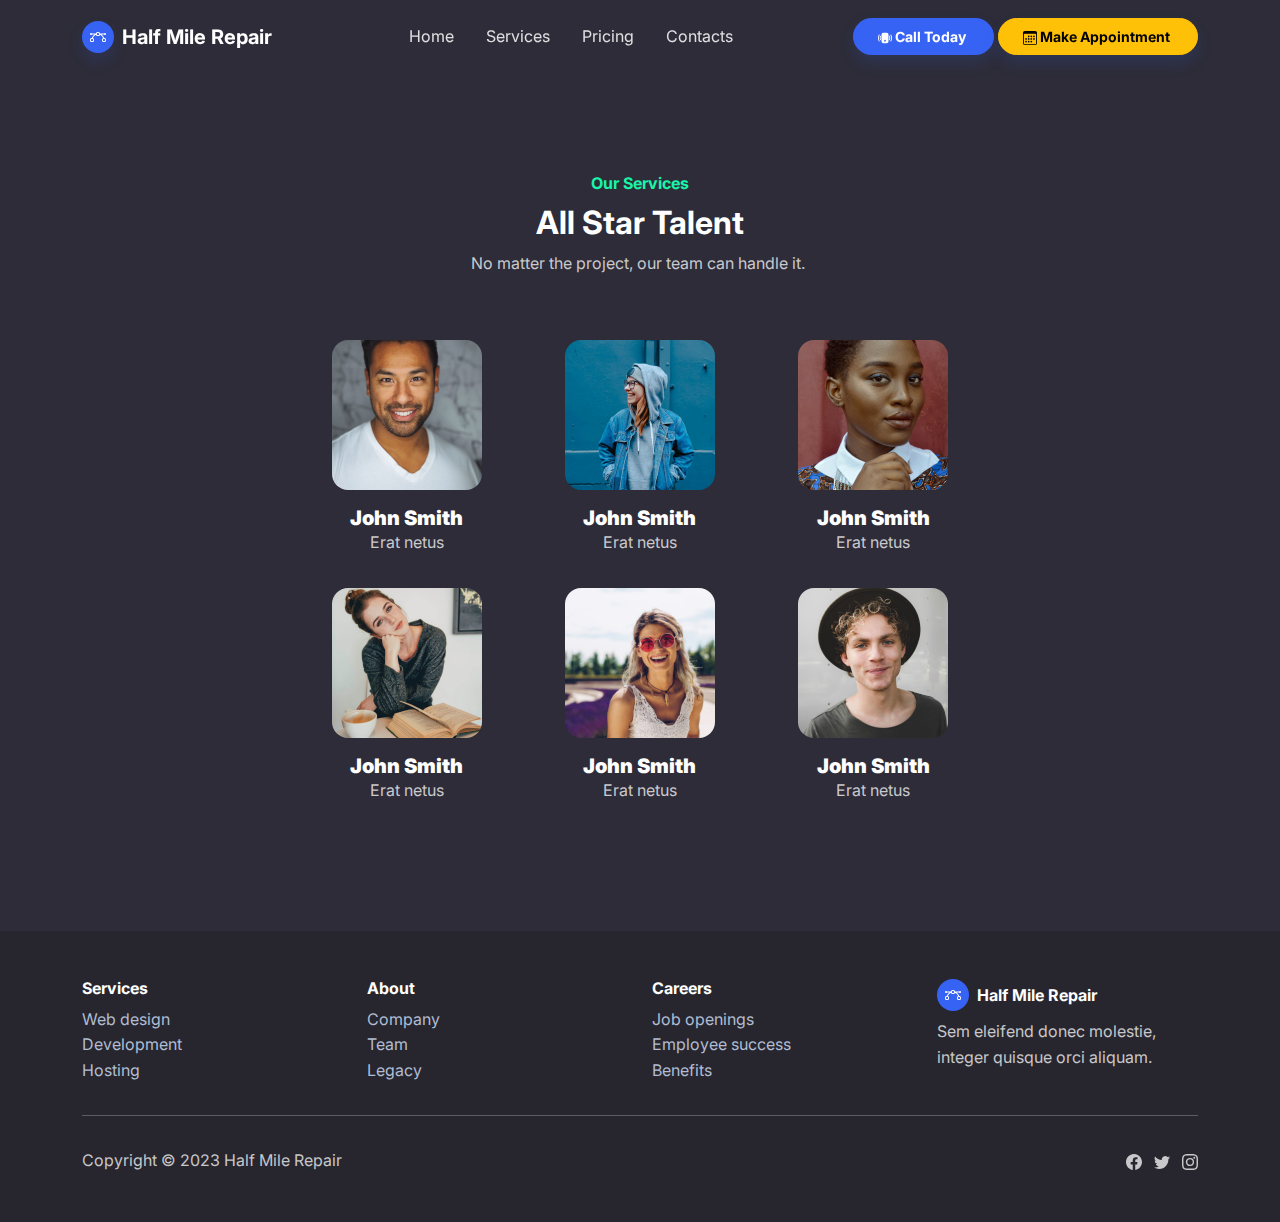
<file: team.html>
<!DOCTYPE html>
<html data-bs-theme="light" lang="en">

<head>
    <meta charset="utf-8">
    <meta name="viewport" content="width=device-width, initial-scale=1.0, shrink-to-fit=no">
    <title>Team - Half Mile Repair</title>
    <meta name="description" content="Half Mile Repair team is available for 24/7">
    <link rel="stylesheet" href="assets/bootstrap/css/bootstrap.min.css">
    <link rel="stylesheet" href="https://fonts.googleapis.com/css?family=Inter:300italic,400italic,600italic,700italic,800italic,400,300,600,700,800&amp;display=swap">
    <link rel="stylesheet" href="assets/css/swiper-icons.css">
    <link rel="stylesheet" href="assets/css/News-Cards.css">
</head>

<body>
    <nav class="navbar navbar-expand-md sticky-top py-3 navbar-dark" id="mainNav">
        <div class="container"><a class="navbar-brand d-flex align-items-center" href="/"><span class="bs-icon-sm bs-icon-circle bs-icon-primary shadow d-flex justify-content-center align-items-center me-2 bs-icon"><svg xmlns="http://www.w3.org/2000/svg" width="1em" height="1em" fill="currentColor" viewBox="0 0 16 16" class="bi bi-bezier">
                        <path fill-rule="evenodd" d="M0 10.5A1.5 1.5 0 0 1 1.5 9h1A1.5 1.5 0 0 1 4 10.5v1A1.5 1.5 0 0 1 2.5 13h-1A1.5 1.5 0 0 1 0 11.5v-1zm1.5-.5a.5.5 0 0 0-.5.5v1a.5.5 0 0 0 .5.5h1a.5.5 0 0 0 .5-.5v-1a.5.5 0 0 0-.5-.5h-1zm10.5.5A1.5 1.5 0 0 1 13.5 9h1a1.5 1.5 0 0 1 1.5 1.5v1a1.5 1.5 0 0 1-1.5 1.5h-1a1.5 1.5 0 0 1-1.5-1.5v-1zm1.5-.5a.5.5 0 0 0-.5.5v1a.5.5 0 0 0 .5.5h1a.5.5 0 0 0 .5-.5v-1a.5.5 0 0 0-.5-.5h-1zM6 4.5A1.5 1.5 0 0 1 7.5 3h1A1.5 1.5 0 0 1 10 4.5v1A1.5 1.5 0 0 1 8.5 7h-1A1.5 1.5 0 0 1 6 5.5v-1zM7.5 4a.5.5 0 0 0-.5.5v1a.5.5 0 0 0 .5.5h1a.5.5 0 0 0 .5-.5v-1a.5.5 0 0 0-.5-.5h-1z"></path>
                        <path d="M6 4.5H1.866a1 1 0 1 0 0 1h2.668A6.517 6.517 0 0 0 1.814 9H2.5c.123 0 .244.015.358.043a5.517 5.517 0 0 1 3.185-3.185A1.503 1.503 0 0 1 6 5.5v-1zm3.957 1.358A1.5 1.5 0 0 0 10 5.5v-1h4.134a1 1 0 1 1 0 1h-2.668a6.517 6.517 0 0 1 2.72 3.5H13.5c-.123 0-.243.015-.358.043a5.517 5.517 0 0 0-3.185-3.185z"></path>
                    </svg></span><span>Half Mile Repair</span></a><button data-bs-toggle="collapse" class="navbar-toggler" data-bs-target="#navcol-1"><span class="visually-hidden">Toggle navigation</span><span class="navbar-toggler-icon"></span></button>
            <div class="collapse navbar-collapse" id="navcol-1">
                <ul class="navbar-nav mx-auto">
                    <li class="nav-item"><a class="nav-link" href="index.html">Home</a></li>
                    <li class="nav-item"><a class="nav-link" href="services.html">Services</a></li>
                    <li class="nav-item"><a class="nav-link" href="pricing.html">Pricing</a></li>
                    <li class="nav-item"><a class="nav-link" href="contacts.html">Contacts</a></li>
                </ul><a class="btn btn-primary btn-sm shadow" role="button" href="signup.html"><svg xmlns="http://www.w3.org/2000/svg" width="1em" height="1em" fill="currentColor" viewBox="0 0 16 16" class="bi bi-phone-vibrate-fill">
                        <path d="M4 4a2 2 0 0 1 2-2h4a2 2 0 0 1 2 2v8a2 2 0 0 1-2 2H6a2 2 0 0 1-2-2V4zm5 7a1 1 0 1 0-2 0 1 1 0 0 0 2 0zM1.807 4.734a.5.5 0 1 0-.884-.468A7.967 7.967 0 0 0 0 8c0 1.347.334 2.618.923 3.734a.5.5 0 1 0 .884-.468A6.967 6.967 0 0 1 1 8c0-1.18.292-2.292.807-3.266zm13.27-.468a.5.5 0 0 0-.884.468C14.708 5.708 15 6.819 15 8c0 1.18-.292 2.292-.807 3.266a.5.5 0 0 0 .884.468A7.967 7.967 0 0 0 16 8a7.967 7.967 0 0 0-.923-3.734zM3.34 6.182a.5.5 0 1 0-.93-.364A5.986 5.986 0 0 0 2 8c0 .769.145 1.505.41 2.182a.5.5 0 1 0 .93-.364A4.986 4.986 0 0 1 3 8c0-.642.12-1.255.34-1.818zm10.25-.364a.5.5 0 0 0-.93.364c.22.563.34 1.176.34 1.818 0 .642-.12 1.255-.34 1.818a.5.5 0 0 0 .93.364C13.856 9.505 14 8.769 14 8c0-.769-.145-1.505-.41-2.182z"></path>
                    </svg>&nbsp;Call Today&nbsp;</a><a class="btn btn-warning btn-sm shadow ms-1" role="button" href="signup.html"><svg xmlns="http://www.w3.org/2000/svg" width="1em" height="1em" fill="currentColor" viewBox="0 0 16 16" class="bi bi-calendar3">
                        <path d="M14 0H2a2 2 0 0 0-2 2v12a2 2 0 0 0 2 2h12a2 2 0 0 0 2-2V2a2 2 0 0 0-2-2zM1 3.857C1 3.384 1.448 3 2 3h12c.552 0 1 .384 1 .857v10.286c0 .473-.448.857-1 .857H2c-.552 0-1-.384-1-.857V3.857z"></path>
                        <path d="M6.5 7a1 1 0 1 0 0-2 1 1 0 0 0 0 2zm3 0a1 1 0 1 0 0-2 1 1 0 0 0 0 2zm3 0a1 1 0 1 0 0-2 1 1 0 0 0 0 2zm-9 3a1 1 0 1 0 0-2 1 1 0 0 0 0 2zm3 0a1 1 0 1 0 0-2 1 1 0 0 0 0 2zm3 0a1 1 0 1 0 0-2 1 1 0 0 0 0 2zm3 0a1 1 0 1 0 0-2 1 1 0 0 0 0 2zm-9 3a1 1 0 1 0 0-2 1 1 0 0 0 0 2zm3 0a1 1 0 1 0 0-2 1 1 0 0 0 0 2zm3 0a1 1 0 1 0 0-2 1 1 0 0 0 0 2z"></path>
                    </svg>&nbsp;Make Appointment&nbsp;</a>
            </div>
        </div>
    </nav>
    <section class="py-5">
        <div class="container py-5">
            <div class="row mb-4 mb-lg-5">
                <div class="col-md-8 col-xl-6 text-center mx-auto">
                    <p class="fw-bold text-success mb-2">Our Services</p>
                    <h2 class="fw-bold">All Star Talent</h2>
                    <p class="text-muted">No matter the project, our team can handle it.&nbsp;</p>
                </div>
            </div>
            <div class="row row-cols-2 row-cols-md-3 mx-auto" style="max-width: 700px;">
                <div class="col mb-4">
                    <div class="text-center"><img class="rounded mb-3 fit-cover" width="150" height="150" src="assets/img/team/avatar4.jpg">
                        <h5 class="fw-bold mb-0"><strong>John Smith</strong></h5>
                        <p class="text-muted mb-2">Erat netus</p>
                    </div>
                </div>
                <div class="col mb-4">
                    <div class="text-center"><img class="rounded mb-3 fit-cover" width="150" height="150" src="assets/img/team/avatar6.jpg">
                        <h5 class="fw-bold mb-0"><strong>John Smith</strong></h5>
                        <p class="text-muted mb-2">Erat netus</p>
                    </div>
                </div>
                <div class="col mb-4">
                    <div class="text-center"><img class="rounded mb-3 fit-cover" width="150" height="150" src="assets/img/team/avatar5.jpg">
                        <h5 class="fw-bold mb-0"><strong>John Smith</strong></h5>
                        <p class="text-muted mb-2">Erat netus</p>
                    </div>
                </div>
                <div class="col mb-4">
                    <div class="text-center"><img class="rounded mb-3 fit-cover" width="150" height="150" src="assets/img/team/avatar3.jpg">
                        <h5 class="fw-bold mb-0"><strong>John Smith</strong></h5>
                        <p class="text-muted mb-2">Erat netus</p>
                    </div>
                </div>
                <div class="col mb-4">
                    <div class="text-center"><img class="rounded mb-3 fit-cover" width="150" height="150" src="assets/img/team/avatar1.jpg">
                        <h5 class="fw-bold mb-0"><strong>John Smith</strong></h5>
                        <p class="text-muted mb-2">Erat netus</p>
                    </div>
                </div>
                <div class="col mb-4">
                    <div class="text-center"><img class="rounded mb-3 fit-cover" width="150" height="150" src="assets/img/team/avatar2.jpg">
                        <h5 class="fw-bold mb-0"><strong>John Smith</strong></h5>
                        <p class="text-muted mb-2">Erat netus</p>
                    </div>
                </div>
            </div>
        </div>
    </section>
    <footer class="bg-dark">
        <div class="container py-4 py-lg-5">
            <div class="row justify-content-center">
                <div class="col-sm-4 col-md-3 text-center text-lg-start d-flex flex-column">
                    <h3 class="fs-6 fw-bold">Services</h3>
                    <ul class="list-unstyled">
                        <li><a href="#">Web design</a></li>
                        <li><a href="#">Development</a></li>
                        <li><a href="#">Hosting</a></li>
                    </ul>
                </div>
                <div class="col-sm-4 col-md-3 text-center text-lg-start d-flex flex-column">
                    <h3 class="fs-6 fw-bold">About</h3>
                    <ul class="list-unstyled">
                        <li><a href="#">Company</a></li>
                        <li><a href="#">Team</a></li>
                        <li><a href="#">Legacy</a></li>
                    </ul>
                </div>
                <div class="col-sm-4 col-md-3 text-center text-lg-start d-flex flex-column">
                    <h3 class="fs-6 fw-bold">Careers</h3>
                    <ul class="list-unstyled">
                        <li><a href="#">Job openings</a></li>
                        <li><a href="#">Employee success</a></li>
                        <li><a href="#">Benefits</a></li>
                    </ul>
                </div>
                <div class="col-lg-3 text-center text-lg-start d-flex flex-column align-items-center order-first align-items-lg-start order-lg-last">
                    <div class="fw-bold d-flex align-items-center mb-2"><span class="bs-icon-sm bs-icon-circle bs-icon-primary d-flex justify-content-center align-items-center bs-icon me-2"><svg xmlns="http://www.w3.org/2000/svg" width="1em" height="1em" fill="currentColor" viewBox="0 0 16 16" class="bi bi-bezier">
                                <path fill-rule="evenodd" d="M0 10.5A1.5 1.5 0 0 1 1.5 9h1A1.5 1.5 0 0 1 4 10.5v1A1.5 1.5 0 0 1 2.5 13h-1A1.5 1.5 0 0 1 0 11.5v-1zm1.5-.5a.5.5 0 0 0-.5.5v1a.5.5 0 0 0 .5.5h1a.5.5 0 0 0 .5-.5v-1a.5.5 0 0 0-.5-.5h-1zm10.5.5A1.5 1.5 0 0 1 13.5 9h1a1.5 1.5 0 0 1 1.5 1.5v1a1.5 1.5 0 0 1-1.5 1.5h-1a1.5 1.5 0 0 1-1.5-1.5v-1zm1.5-.5a.5.5 0 0 0-.5.5v1a.5.5 0 0 0 .5.5h1a.5.5 0 0 0 .5-.5v-1a.5.5 0 0 0-.5-.5h-1zM6 4.5A1.5 1.5 0 0 1 7.5 3h1A1.5 1.5 0 0 1 10 4.5v1A1.5 1.5 0 0 1 8.5 7h-1A1.5 1.5 0 0 1 6 5.5v-1zM7.5 4a.5.5 0 0 0-.5.5v1a.5.5 0 0 0 .5.5h1a.5.5 0 0 0 .5-.5v-1a.5.5 0 0 0-.5-.5h-1z"></path>
                                <path d="M6 4.5H1.866a1 1 0 1 0 0 1h2.668A6.517 6.517 0 0 0 1.814 9H2.5c.123 0 .244.015.358.043a5.517 5.517 0 0 1 3.185-3.185A1.503 1.503 0 0 1 6 5.5v-1zm3.957 1.358A1.5 1.5 0 0 0 10 5.5v-1h4.134a1 1 0 1 1 0 1h-2.668a6.517 6.517 0 0 1 2.72 3.5H13.5c-.123 0-.243.015-.358.043a5.517 5.517 0 0 0-3.185-3.185z"></path>
                            </svg></span><span>Half Mile Repair</span></div>
                    <p class="text-muted">Sem eleifend donec molestie, integer quisque orci aliquam.</p>
                </div>
            </div>
            <hr>
            <div class="text-muted d-flex justify-content-between align-items-center pt-3">
                <p class="mb-0">Copyright © 2023 Half Mile Repair</p>
                <ul class="list-inline mb-0">
                    <li class="list-inline-item"><svg xmlns="http://www.w3.org/2000/svg" width="1em" height="1em" fill="currentColor" viewBox="0 0 16 16" class="bi bi-facebook">
                            <path d="M16 8.049c0-4.446-3.582-8.05-8-8.05C3.58 0-.002 3.603-.002 8.05c0 4.017 2.926 7.347 6.75 7.951v-5.625h-2.03V8.05H6.75V6.275c0-2.017 1.195-3.131 3.022-3.131.876 0 1.791.157 1.791.157v1.98h-1.009c-.993 0-1.303.621-1.303 1.258v1.51h2.218l-.354 2.326H9.25V16c3.824-.604 6.75-3.934 6.75-7.951z"></path>
                        </svg></li>
                    <li class="list-inline-item"><svg xmlns="http://www.w3.org/2000/svg" width="1em" height="1em" fill="currentColor" viewBox="0 0 16 16" class="bi bi-twitter">
                            <path d="M5.026 15c6.038 0 9.341-5.003 9.341-9.334 0-.14 0-.282-.006-.422A6.685 6.685 0 0 0 16 3.542a6.658 6.658 0 0 1-1.889.518 3.301 3.301 0 0 0 1.447-1.817 6.533 6.533 0 0 1-2.087.793A3.286 3.286 0 0 0 7.875 6.03a9.325 9.325 0 0 1-6.767-3.429 3.289 3.289 0 0 0 1.018 4.382A3.323 3.323 0 0 1 .64 6.575v.045a3.288 3.288 0 0 0 2.632 3.218 3.203 3.203 0 0 1-.865.115 3.23 3.23 0 0 1-.614-.057 3.283 3.283 0 0 0 3.067 2.277A6.588 6.588 0 0 1 .78 13.58a6.32 6.32 0 0 1-.78-.045A9.344 9.344 0 0 0 5.026 15z"></path>
                        </svg></li>
                    <li class="list-inline-item"><svg xmlns="http://www.w3.org/2000/svg" width="1em" height="1em" fill="currentColor" viewBox="0 0 16 16" class="bi bi-instagram">
                            <path d="M8 0C5.829 0 5.556.01 4.703.048 3.85.088 3.269.222 2.76.42a3.917 3.917 0 0 0-1.417.923A3.927 3.927 0 0 0 .42 2.76C.222 3.268.087 3.85.048 4.7.01 5.555 0 5.827 0 8.001c0 2.172.01 2.444.048 3.297.04.852.174 1.433.372 1.942.205.526.478.972.923 1.417.444.445.89.719 1.416.923.51.198 1.09.333 1.942.372C5.555 15.99 5.827 16 8 16s2.444-.01 3.298-.048c.851-.04 1.434-.174 1.943-.372a3.916 3.916 0 0 0 1.416-.923c.445-.445.718-.891.923-1.417.197-.509.332-1.09.372-1.942C15.99 10.445 16 10.173 16 8s-.01-2.445-.048-3.299c-.04-.851-.175-1.433-.372-1.941a3.926 3.926 0 0 0-.923-1.417A3.911 3.911 0 0 0 13.24.42c-.51-.198-1.092-.333-1.943-.372C10.443.01 10.172 0 7.998 0h.003zm-.717 1.442h.718c2.136 0 2.389.007 3.232.046.78.035 1.204.166 1.486.275.373.145.64.319.92.599.28.28.453.546.598.92.11.281.24.705.275 1.485.039.843.047 1.096.047 3.231s-.008 2.389-.047 3.232c-.035.78-.166 1.203-.275 1.485a2.47 2.47 0 0 1-.599.919c-.28.28-.546.453-.92.598-.28.11-.704.24-1.485.276-.843.038-1.096.047-3.232.047s-2.39-.009-3.233-.047c-.78-.036-1.203-.166-1.485-.276a2.478 2.478 0 0 1-.92-.598 2.48 2.48 0 0 1-.6-.92c-.109-.281-.24-.705-.275-1.485-.038-.843-.046-1.096-.046-3.233 0-2.136.008-2.388.046-3.231.036-.78.166-1.204.276-1.486.145-.373.319-.64.599-.92.28-.28.546-.453.92-.598.282-.11.705-.24 1.485-.276.738-.034 1.024-.044 2.515-.045v.002zm4.988 1.328a.96.96 0 1 0 0 1.92.96.96 0 0 0 0-1.92zm-4.27 1.122a4.109 4.109 0 1 0 0 8.217 4.109 4.109 0 0 0 0-8.217zm0 1.441a2.667 2.667 0 1 1 0 5.334 2.667 2.667 0 0 1 0-5.334z"></path>
                        </svg></li>
                </ul>
            </div>
        </div>
    </footer>
    <script src="assets/bootstrap/js/bootstrap.min.js"></script>
    <script src="assets/js/bold-and-dark.js"></script>
</body>

</html>
</file>
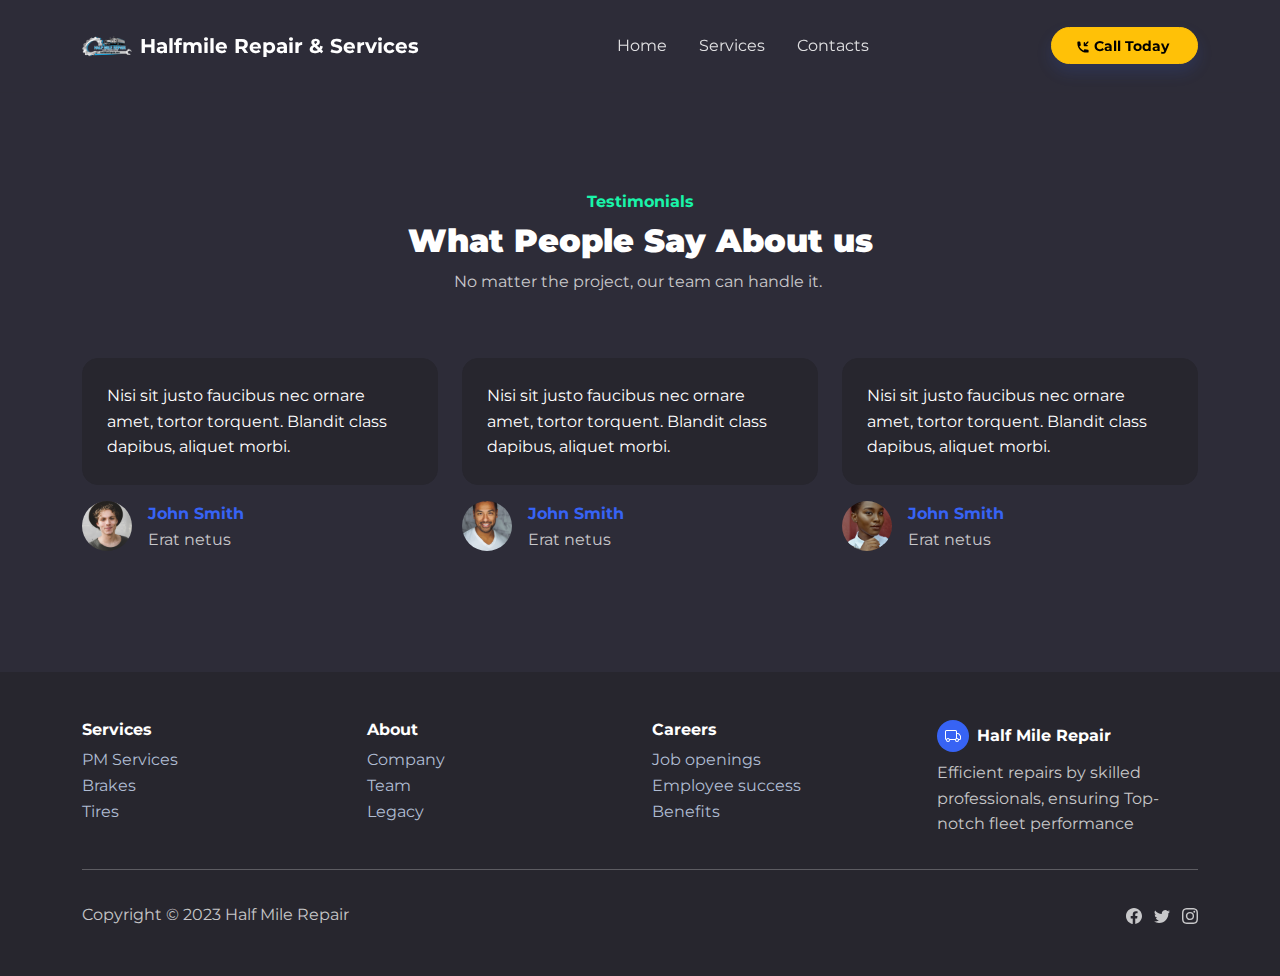
<file: testimonials.html>
<!DOCTYPE html>
<html data-bs-theme="light" lang="en">

<head>
    <meta charset="utf-8">
    <meta name="viewport" content="width=device-width, initial-scale=1.0, shrink-to-fit=no">
    <title>Testimonials - Half Mile Repair</title>
    <link rel="canonical" href="https://halfmilerepair.com/testimonials.html">
    <meta property="og:url" content="https://halfmilerepair.com/testimonials.html">
    <meta name="description" content="Welcome to Half Mile Repair &amp; Service, your premier destination for semi-truck and trailer repairs. Our 24/7 service ensures swift and reliable solutions, minimizing your downtime. Our technicians bring unmatched expertise to handle diagnostics, transmission, brakes, and more. Benefit from our state-of-the-art facility and emergency roadside assistance. Transparent communication, fair pricing, and a commitment to excellence make us your trusted partner. Whether you're an owner-operator or managing a fleet, Halfmile Repair Service is dedicated to keeping your vehicles in peak condition. Experience the difference – contact us today!">
    <link rel="icon" type="image/png" sizes="1028x1028" href="assets/img/16.png">
    <link rel="icon" type="image/png" sizes="1028x1028" href="assets/img/16.png" media="(prefers-color-scheme: dark)">
    <link rel="icon" type="image/png" sizes="1028x1028" href="assets/img/16.png">
    <link rel="icon" type="image/png" sizes="1028x1028" href="assets/img/16.png" media="(prefers-color-scheme: dark)">
    <link rel="icon" type="image/png" sizes="1028x1028" href="assets/img/16.png">
    <link rel="icon" type="image/png" sizes="1028x1028" href="assets/img/16.png">
    <link rel="icon" type="image/png" sizes="1028x1028" href="assets/img/16.png">
    <link rel="stylesheet" href="assets/bootstrap/css/bootstrap.min.css">
    <link rel="stylesheet" href="https://fonts.googleapis.com/css?family=Inter:300italic,400italic,600italic,700italic,800italic,400,300,600,700,800&amp;display=swap">
    <link rel="stylesheet" href="https://fonts.googleapis.com/css?family=ABeeZee&amp;display=swap">
    <link rel="stylesheet" href="https://fonts.googleapis.com/css?family=Cormorant+SC&amp;display=swap">
    <link rel="stylesheet" href="https://fonts.googleapis.com/css?family=Montserrat&amp;display=swap">
    <link rel="stylesheet" href="assets/css/swiper-icons.css">
    <link rel="stylesheet" href="assets/css/bs-theme-overrides.css">
    <link rel="stylesheet" href="assets/css/Contact-Form-v2-Modal--Full-with-Google-Map.css">
    <link rel="stylesheet" href="https://cdnjs.cloudflare.com/ajax/libs/OwlCarousel2/2.3.4/assets/owl.carousel.min.css">
    <link rel="stylesheet" href="https://cdnjs.cloudflare.com/ajax/libs/OwlCarousel2/2.3.4/assets/owl.theme.default.min.css">
    <link rel="stylesheet" href="assets/css/News-Cards.css">
    <link rel="stylesheet" href="assets/css/Style.css">
</head>

<body>
    <nav class="navbar navbar-expand-md sticky-top py-3 navbar-dark" id="mainNav">
        <div class="container"><a class="navbar-brand d-flex align-items-center" href="/"><span class="d-flex justify-content-center align-items-center"><img class="me-2" src="assets/img/16.png" width="50" height=""></span><span>Halfmile Repair &amp; Services</span></a><button data-bs-toggle="collapse" class="navbar-toggler" data-bs-target="#navcol-1"><span class="visually-hidden">Toggle navigation</span><span class="navbar-toggler-icon"></span></button>
            <div class="collapse navbar-collapse" id="navcol-1">
                <ul class="navbar-nav mx-auto">
                    <li class="nav-item"><a class="nav-link" href="index.html">Home</a></li>
                    <li class="nav-item"><a class="nav-link" href="services.html">Services</a></li>
                    <li class="nav-item"><a class="nav-link" href="contacts.html">Contacts</a></li>
                </ul><button class="btn btn-warning btn-sm shadow" type="button"><svg xmlns="http://www.w3.org/2000/svg" width="1em" height="1em" viewBox="0 0 20 20" fill="none">
                        <path d="M14.4142 7L17.7071 3.70711C18.0976 3.31658 18.0976 2.68342 17.7071 2.29289C17.3166 1.90237 16.6834 1.90237 16.2929 2.29289L13 5.58579V4C13 3.44772 12.5523 3 12 3C11.4477 3 11 3.44772 11 4V7.99931C11 8.00031 11 8.002 11 8.003C11.0004 8.1375 11.0273 8.26575 11.0759 8.38278C11.1236 8.49805 11.1937 8.6062 11.2864 8.70055C11.2907 8.70494 11.2951 8.70929 11.2995 8.7136C11.3938 8.80626 11.502 8.87643 11.6172 8.92412C11.7351 8.97301 11.8644 9 12 9H16C16.5523 9 17 8.55228 17 8C17 7.44772 16.5523 7 16 7H14.4142Z" fill="currentColor"></path>
                        <path d="M2 3C2 2.44772 2.44772 2 3 2H5.15287C5.64171 2 6.0589 2.35341 6.13927 2.8356L6.87858 7.27147C6.95075 7.70451 6.73206 8.13397 6.3394 8.3303L4.79126 9.10437C5.90756 11.8783 8.12168 14.0924 10.8956 15.2087L11.6697 13.6606C11.866 13.2679 12.2955 13.0492 12.7285 13.1214L17.1644 13.8607C17.6466 13.9411 18 14.3583 18 14.8471V17C18 17.5523 17.5523 18 17 18H15C7.8203 18 2 12.1797 2 5V3Z" fill="currentColor"></path>
                    </svg>&nbsp;Call Today&nbsp;</button>
            </div>
        </div>
    </nav>
    <section class="py-5">
        <div class="container py-5">
            <div class="row mb-5">
                <div class="col-md-8 col-xl-6 text-center mx-auto">
                    <p class="fw-bold text-success mb-2">Testimonials</p>
                    <h2 class="fw-bold"><strong>What People Say About us</strong></h2>
                    <p class="text-muted">No matter the project, our team can handle it.&nbsp;</p>
                </div>
            </div>
            <div class="row row-cols-1 row-cols-sm-2 row-cols-lg-3 d-sm-flex justify-content-sm-center">
                <div class="col mb-4">
                    <div class="d-flex flex-column align-items-center align-items-sm-start">
                        <p class="bg-dark border rounded border-dark p-4">Nisi sit justo faucibus nec ornare amet, tortor torquent. Blandit class dapibus, aliquet morbi.</p>
                        <div class="d-flex"><img class="rounded-circle flex-shrink-0 me-3 fit-cover" width="50" height="50" src="assets/img/team/avatar2.jpg">
                            <div>
                                <p class="fw-bold text-primary mb-0">John Smith</p>
                                <p class="text-muted mb-0">Erat netus</p>
                            </div>
                        </div>
                    </div>
                </div>
                <div class="col mb-4">
                    <div class="d-flex flex-column align-items-center align-items-sm-start">
                        <p class="bg-dark border rounded border-dark p-4">Nisi sit justo faucibus nec ornare amet, tortor torquent. Blandit class dapibus, aliquet morbi.</p>
                        <div class="d-flex"><img class="rounded-circle flex-shrink-0 me-3 fit-cover" width="50" height="50" src="assets/img/team/avatar4.jpg">
                            <div>
                                <p class="fw-bold text-primary mb-0">John Smith</p>
                                <p class="text-muted mb-0">Erat netus</p>
                            </div>
                        </div>
                    </div>
                </div>
                <div class="col mb-4">
                    <div class="d-flex flex-column align-items-center align-items-sm-start">
                        <p class="bg-dark border rounded border-dark p-4">Nisi sit justo faucibus nec ornare amet, tortor torquent. Blandit class dapibus, aliquet morbi.</p>
                        <div class="d-flex"><img class="rounded-circle flex-shrink-0 me-3 fit-cover" width="50" height="50" src="assets/img/team/avatar5.jpg">
                            <div>
                                <p class="fw-bold text-primary mb-0">John Smith</p>
                                <p class="text-muted mb-0">Erat netus</p>
                            </div>
                        </div>
                    </div>
                </div>
            </div>
        </div>
    </section>
    <footer class="bg-dark">
        <div class="container py-4 py-lg-5">
            <div class="row justify-content-center">
                <div class="col-sm-4 col-md-3 text-center text-lg-start d-flex flex-column">
                    <h3 class="fs-6 fw-bold">Services</h3>
                    <ul class="list-unstyled">
                        <li><a href="#">PM Services</a></li>
                        <li><a href="#">Brakes</a></li>
                        <li><a href="#">Tires</a></li>
                    </ul>
                </div>
                <div class="col-sm-4 col-md-3 text-center text-lg-start d-flex flex-column">
                    <h3 class="fs-6 fw-bold">About</h3>
                    <ul class="list-unstyled">
                        <li><a href="#">Company</a></li>
                        <li><a href="#">Team</a></li>
                        <li><a href="#">Legacy</a></li>
                    </ul>
                </div>
                <div class="col-sm-4 col-md-3 text-center text-lg-start d-flex flex-column">
                    <h3 class="fs-6 fw-bold">Careers</h3>
                    <ul class="list-unstyled">
                        <li><a href="#">Job openings</a></li>
                        <li><a href="#">Employee success</a></li>
                        <li><a href="#">Benefits</a></li>
                    </ul>
                </div>
                <div class="col-lg-3 text-center text-lg-start d-flex flex-column align-items-center order-first align-items-lg-start order-lg-last">
                    <div class="fw-bold d-flex align-items-center mb-2"><span class="bs-icon-sm bs-icon-circle bs-icon-primary d-flex justify-content-center align-items-center bs-icon me-2"><svg xmlns="http://www.w3.org/2000/svg" width="1em" height="1em" fill="currentColor" viewBox="0 0 16 16" class="bi bi-truck">
                                <path d="M0 3.5A1.5 1.5 0 0 1 1.5 2h9A1.5 1.5 0 0 1 12 3.5V5h1.02a1.5 1.5 0 0 1 1.17.563l1.481 1.85a1.5 1.5 0 0 1 .329.938V10.5a1.5 1.5 0 0 1-1.5 1.5H14a2 2 0 1 1-4 0H5a2 2 0 1 1-3.998-.085A1.5 1.5 0 0 1 0 10.5v-7zm1.294 7.456A1.999 1.999 0 0 1 4.732 11h5.536a2.01 2.01 0 0 1 .732-.732V3.5a.5.5 0 0 0-.5-.5h-9a.5.5 0 0 0-.5.5v7a.5.5 0 0 0 .294.456zM12 10a2 2 0 0 1 1.732 1h.768a.5.5 0 0 0 .5-.5V8.35a.5.5 0 0 0-.11-.312l-1.48-1.85A.5.5 0 0 0 13.02 6H12v4zm-9 1a1 1 0 1 0 0 2 1 1 0 0 0 0-2zm9 0a1 1 0 1 0 0 2 1 1 0 0 0 0-2z"></path>
                            </svg></span><span>Half Mile Repair</span></div>
                    <p class="text-muted">Efficient repairs by skilled professionals, ensuring Top-notch fleet performance</p>
                </div>
            </div>
            <hr>
            <div class="text-muted d-flex justify-content-between align-items-center pt-3">
                <p class="mb-0">Copyright © 2023 Half Mile Repair</p>
                <ul class="list-inline mb-0">
                    <li class="list-inline-item"><svg xmlns="http://www.w3.org/2000/svg" width="1em" height="1em" fill="currentColor" viewBox="0 0 16 16" class="bi bi-facebook">
                            <path d="M16 8.049c0-4.446-3.582-8.05-8-8.05C3.58 0-.002 3.603-.002 8.05c0 4.017 2.926 7.347 6.75 7.951v-5.625h-2.03V8.05H6.75V6.275c0-2.017 1.195-3.131 3.022-3.131.876 0 1.791.157 1.791.157v1.98h-1.009c-.993 0-1.303.621-1.303 1.258v1.51h2.218l-.354 2.326H9.25V16c3.824-.604 6.75-3.934 6.75-7.951z"></path>
                        </svg></li>
                    <li class="list-inline-item"><svg xmlns="http://www.w3.org/2000/svg" width="1em" height="1em" fill="currentColor" viewBox="0 0 16 16" class="bi bi-twitter">
                            <path d="M5.026 15c6.038 0 9.341-5.003 9.341-9.334 0-.14 0-.282-.006-.422A6.685 6.685 0 0 0 16 3.542a6.658 6.658 0 0 1-1.889.518 3.301 3.301 0 0 0 1.447-1.817 6.533 6.533 0 0 1-2.087.793A3.286 3.286 0 0 0 7.875 6.03a9.325 9.325 0 0 1-6.767-3.429 3.289 3.289 0 0 0 1.018 4.382A3.323 3.323 0 0 1 .64 6.575v.045a3.288 3.288 0 0 0 2.632 3.218 3.203 3.203 0 0 1-.865.115 3.23 3.23 0 0 1-.614-.057 3.283 3.283 0 0 0 3.067 2.277A6.588 6.588 0 0 1 .78 13.58a6.32 6.32 0 0 1-.78-.045A9.344 9.344 0 0 0 5.026 15z"></path>
                        </svg></li>
                    <li class="list-inline-item"><svg xmlns="http://www.w3.org/2000/svg" width="1em" height="1em" fill="currentColor" viewBox="0 0 16 16" class="bi bi-instagram">
                            <path d="M8 0C5.829 0 5.556.01 4.703.048 3.85.088 3.269.222 2.76.42a3.917 3.917 0 0 0-1.417.923A3.927 3.927 0 0 0 .42 2.76C.222 3.268.087 3.85.048 4.7.01 5.555 0 5.827 0 8.001c0 2.172.01 2.444.048 3.297.04.852.174 1.433.372 1.942.205.526.478.972.923 1.417.444.445.89.719 1.416.923.51.198 1.09.333 1.942.372C5.555 15.99 5.827 16 8 16s2.444-.01 3.298-.048c.851-.04 1.434-.174 1.943-.372a3.916 3.916 0 0 0 1.416-.923c.445-.445.718-.891.923-1.417.197-.509.332-1.09.372-1.942C15.99 10.445 16 10.173 16 8s-.01-2.445-.048-3.299c-.04-.851-.175-1.433-.372-1.941a3.926 3.926 0 0 0-.923-1.417A3.911 3.911 0 0 0 13.24.42c-.51-.198-1.092-.333-1.943-.372C10.443.01 10.172 0 7.998 0h.003zm-.717 1.442h.718c2.136 0 2.389.007 3.232.046.78.035 1.204.166 1.486.275.373.145.64.319.92.599.28.28.453.546.598.92.11.281.24.705.275 1.485.039.843.047 1.096.047 3.231s-.008 2.389-.047 3.232c-.035.78-.166 1.203-.275 1.485a2.47 2.47 0 0 1-.599.919c-.28.28-.546.453-.92.598-.28.11-.704.24-1.485.276-.843.038-1.096.047-3.232.047s-2.39-.009-3.233-.047c-.78-.036-1.203-.166-1.485-.276a2.478 2.478 0 0 1-.92-.598 2.48 2.48 0 0 1-.6-.92c-.109-.281-.24-.705-.275-1.485-.038-.843-.046-1.096-.046-3.233 0-2.136.008-2.388.046-3.231.036-.78.166-1.204.276-1.486.145-.373.319-.64.599-.92.28-.28.546-.453.92-.598.282-.11.705-.24 1.485-.276.738-.034 1.024-.044 2.515-.045v.002zm4.988 1.328a.96.96 0 1 0 0 1.92.96.96 0 0 0 0-1.92zm-4.27 1.122a4.109 4.109 0 1 0 0 8.217 4.109 4.109 0 0 0 0-8.217zm0 1.441a2.667 2.667 0 1 1 0 5.334 2.667 2.667 0 0 1 0-5.334z"></path>
                        </svg></li>
                </ul>
            </div>
        </div>
    </footer>
    <script src="assets/bootstrap/js/bootstrap.min.js"></script>
    <script src="assets/js/bs-init.js"></script>
    <script src="assets/js/bold-and-dark.js"></script>
    <script src="https://ajax.googleapis.com/ajax/libs/jquery/3.2.1/jquery.min.js"></script>
    <script src="https://cdnjs.cloudflare.com/ajax/libs/OwlCarousel2/2.3.4/owl.carousel.min.js"></script>
    <script src="assets/js/mySite.js"></script>
</body>

</html>
</file>
<file: assets/css/bs-theme-overrides.css>
:root, [data-bs-theme=light] {
  --bs-body-font-family: Montserrat, sans-serif;
  --bs-body-font-size: 92;
  --bs-body-font-weight: 400;
  --bs-focus-ring-opacity: 0.3;
}
</file>
<file: assets/css/Contact-Form-v2-Modal--Full-with-Google-Map.css>
.required-input {
  color: maroon;
}

.static-map {
  margin-bottom: 20px;
}
</file>
<file: assets/css/News-Cards.css>
.snip1527 {
  box-shadow: 0 0 5px rgba(0, 0, 0, 0.15);
  color: #ffffff;
  float: left;
  font-family: 'Lato', Arial, sans-serif;
  font-size: 16px;
  margin: 10px 1%;
  max-width: 310px;
  min-width: 250px;
  overflow: hidden;
  position: relative;
  text-align: left;
  width: 100%;
}

.snip1527 * {
  -webkit-box-sizing: border-box;
  box-sizing: border-box;
  -webkit-transition: all 0.25s ease;
  transition: all 0.25s ease;
}

.snip1527 img {
  max-width: 100%;
  vertical-align: top;
  position: relative;
}

.snip1527:hover img, .snip1527.hover img {
  -webkit-transform: scale(1.1);
  transform: scale(1.1);
}

img {
  border-radius: 5px;
}
</file>
<file: assets/css/Style.css>
.owl-carousel .owl-stage {
  /*display: flex;*/
}

.owl-carousel .owl-item img {
  /*width: auto;*/
  /*height: 100%;*/
}
</file>
